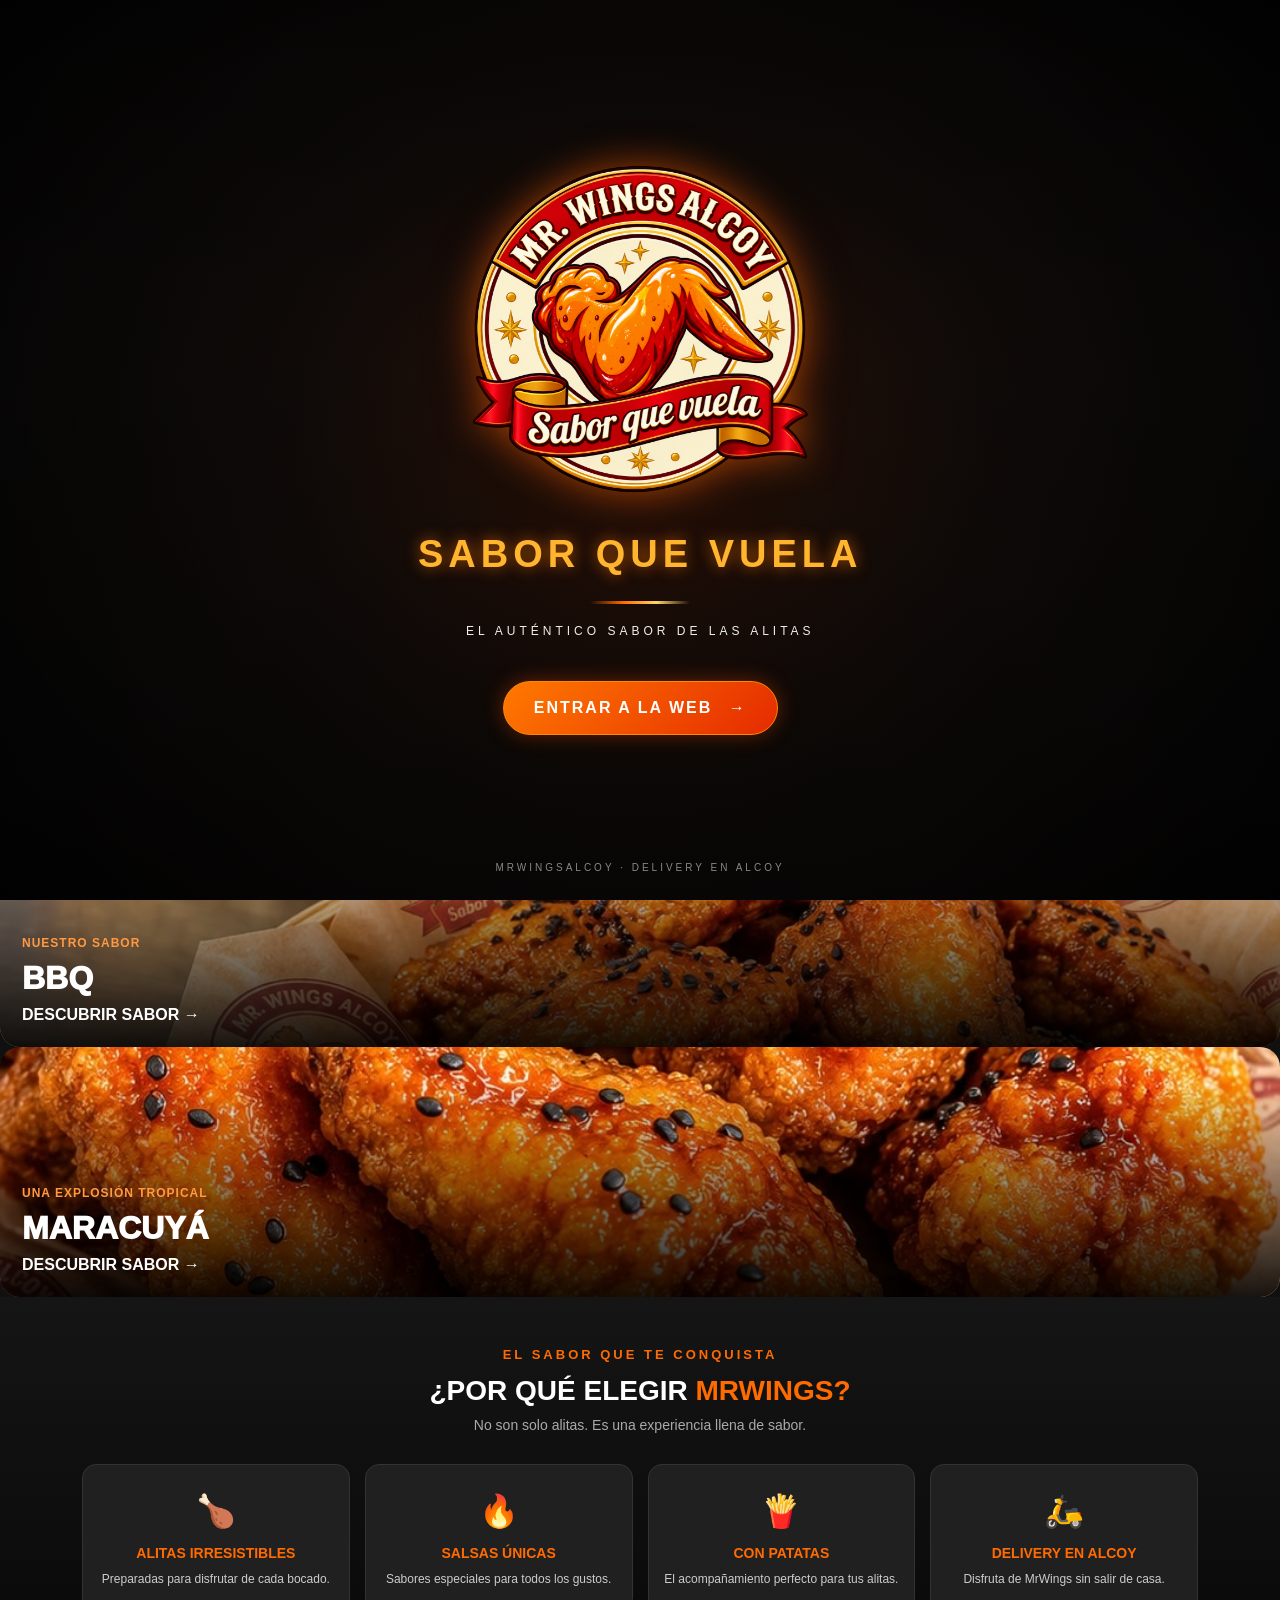
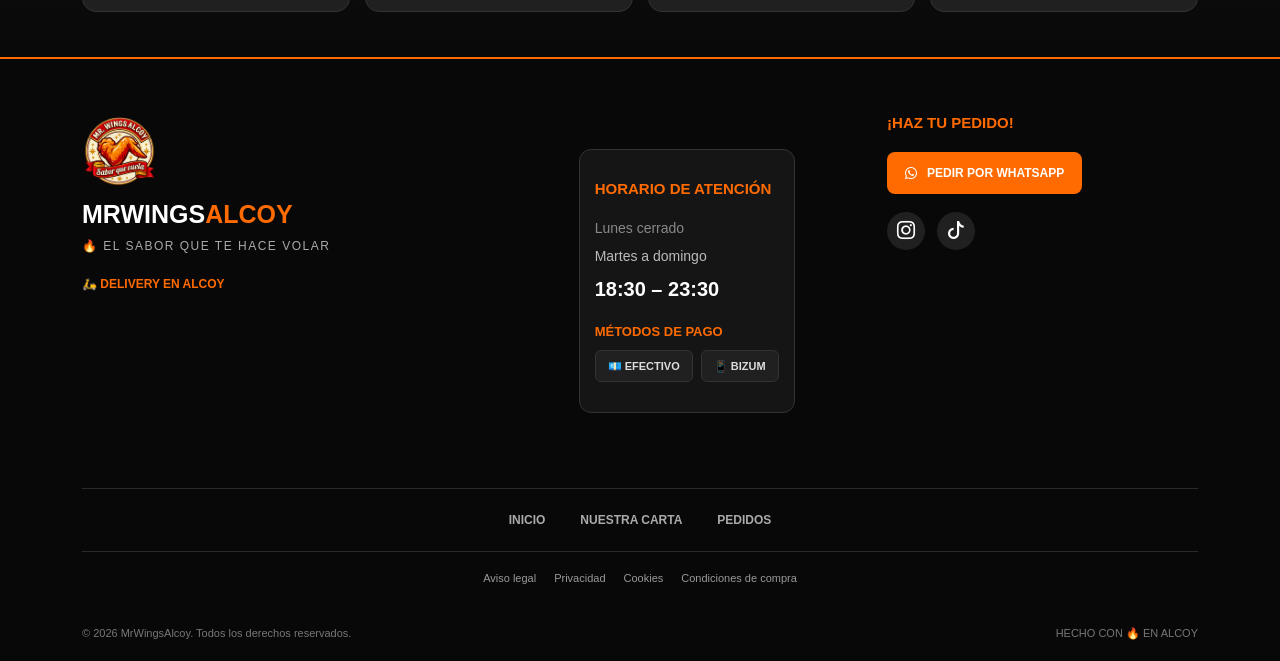
<file: index.html>
<!DOCTYPE html>
<html lang="es">
<head>
    <meta charset="UTF-8">
    <meta name="viewport" content="width=device-width, initial-scale=1.0">

    <title>MrWingsAlcoy | Alitas de pollo y delivery en Alcoy</title>

    <meta name="description" content="Disfruta de las mejores alitas de pollo en Alcoy con MrWingsAlcoy. Alitas BBQ, bravas, acevichadas, maracuyá y trufadas. Haz tu pedido online y disfruta de nuestro servicio a domicilio.">
    <meta name="google-site-verification" content="Uw_Z_bibRD_j3VTrL-DyBEvqfF0OTS5CaYgEbSzAxOk">

    <meta name="keywords" content="alitas en Alcoy, alitas a domicilio Alcoy, wings Alcoy, comida a domicilio Alcoy, alitas BBQ, alitas bravas, MrWingsAlcoy">

    <meta name="author" content="MrWingsAlcoy">
    <meta name="robots" content="index, follow">
    <meta name="theme-color" content="#101010">

    <link href="https://cdn.jsdelivr.net/npm/bootstrap@5.3.3/dist/css/bootstrap.min.css" rel="stylesheet">
    <link rel="stylesheet" href="https://cdn.jsdelivr.net/npm/bootstrap-icons@1.11.3/font/bootstrap-icons.min.css">
    <link rel="stylesheet" href="css/style.css">
</head>

<body>
<!-- =====================================
     INTRO CINEMÁTICA MRWINGSALCOY
===================================== -->

<div id="mrwings-intro" class="mrwings-intro">

    <!-- FONDO DE VÍDEO -->
    <video class="intro-background-video"
           autoplay
           muted
           loop
           playsinline>
        <source src="video/fondo-fuego.mp4" type="video/mp4">
    </video>

    <!-- CONTENIDO PRINCIPAL -->
    <div class="intro-content">

        <div class="intro-logo-wrapper">

            <div class="intro-glow"></div>

            <img src="img/Logo.png"
                 alt="MrWingsAlcoy - Sabor que vuela"
                 class="intro-logo">

        </div>

        <div class="intro-slogan">
            SABOR QUE VUELA
        </div>

        <div class="intro-line"></div>

        <p class="intro-description">
            EL AUTÉNTICO SABOR DE LAS ALITAS
        </p>

        <button id="intro-enter" class="intro-enter">
            ENTRAR A LA WEB
            <span>→</span>
        </button>

    </div>

    <div class="intro-bottom">
        MRWINGSALCOY · DELIVERY EN ALCOY
    </div>

</div>

<!-- FIN INTRO CINEMÁTICA -->
<!-- NAVEGACIÓN -->

<nav class="navbar navbar-expand-lg navbar-dark">
    <div class="container">

        <a class="navbar-brand" href="#inicio">
            <img src="img/Logo.png" alt="Logotipo oficial de MrWingsAlcoy, alitas de pollo en Alcoy">
            MR<span>WINGS</span>ALCOY
        </a>

        <button class="navbar-toggler"
                type="button"
                data-bs-toggle="collapse"
                data-bs-target="#menu"
                aria-controls="menu"
                aria-expanded="false"
                aria-label="Abrir menú">
            <span class="navbar-toggler-icon"></span>
        </button>

        <div class="collapse navbar-collapse" id="menu">
            <ul class="navbar-nav ms-auto align-items-lg-center">

                <li class="nav-item">
                    <a class="nav-link" href="#inicio">INICIO</a>
                </li>

                <li class="nav-item">
                    <a class="nav-link" href="pedidos.html">NUESTRA CARTA</a>
                </li>

                <li class="nav-item">
                    <a class="nav-link" href="opiniones.html">OPINIONES</a>
                </li>

                <li class="nav-item">
                    <a class="nav-link" href="contacto.html">CONTACTO</a>
                </li>

                <li class="nav-item ms-lg-3">
                    <a href="pedidos.html" class="btn-navbar">
                        🛒 PIDE ONLINE
                    </a>
                </li>

            </ul>
        </div>
    </div>
</nav>
<!-- BANDA BLACK FRIDAY -->
<div class="black-friday-marquee">
    <div class="black-friday-track">

        <span>
            🔥 BLACK FRIDAY MRWINGSALCOY
            <strong>10 % DE DESCUENTO EN TODA NUESTRA CARTA</strong>
            🖤 SOLO DEL 27 AL 29 DE NOVIEMBRE
            🍗 ¡HAZ TU PEDIDO!
        </span>

        <span aria-hidden="true">
            🔥 BLACK FRIDAY MRWINGSALCOY
            <strong>10 % DE DESCUENTO EN TODA NUESTRA CARTA</strong>
            🖤 SOLO DEL 27 AL 29 DE NOVIEMBRE
            🍗 ¡HAZ TU PEDIDO!
        </span>

    </div>
</div>
<!-- PORTADA PROMOCIONAL ESTILO FRANQUICIA -->
<header id="inicio" class="hero">
    <div class="container">
        <div class="hero-grid">

            <!-- PROMOCIÓN PRINCIPAL -->
<div class="hero-main">

   <video class="hero-video"
       autoplay
       muted
       loop
       playsinline
       webkit-playsinline
       preload="auto">

    <source src="img/videoalitas.mp4" type="video/mp4">

    Tu navegador no admite vídeos.
</video>

                <div id="business-status" class="business-status">
    COMPROBANDO HORARIO...
</div>

<div class="hero-main-content">

    <span class="hero-label">EL AUTÉNTICO SABOR</span>

                    <h1>
    MR<span>WINGS</span>
    <span class="visually-hidden"> - Alitas de pollo en Alcoy</span>
</h1>

                    <h2>LAS ALITAS QUE TE HACEN VOLAR</h2>

                    <p>
                        Alitas crujientes, salsas irresistibles
                        y mucho sabor en cada bocado.
                    </p>

                </div>

            
<div class="hero-main-content">

    <span class="hero-label">EL AUTÉNTICO SABOR</span>

                    <h1>
    MR<span>WINGS</span>
    <span class="visually-hidden"> - Alitas de pollo en Alcoy</span>
</h1>

                    <h2>LAS ALITAS QUE TE HACEN VOLAR</h2>

                    <p>
                        Alitas crujientes, salsas irresistibles
                        y mucho sabor en cada bocado.
                    </p>

                </div>

            </div>

            <!-- PROMOCIONES SECUNDARIAS -->
            <div class="hero-promotions">

                <div class="hero-promo-card">

                    <img src="img/eslogan2.jpg" alt="Alitas de pollo BBQ a domicilio en Alcoy - MrWingsAlcoy">

                    <div class="hero-promo-content">
                        <span>NUESTRO SABOR</span>
                        <h3>BBQ</h3>
                        <a href="pedidos.html">DESCUBRIR SABOR →</a>
                    </div>

                </div>

                <div class="hero-promo-card">

                    <img src="img/eslogan1.jpg" alt="Alitas de pollo con salsa de maracuyá en Alcoy - MrWingsAlcoy">

                    <div class="hero-promo-content">
                        <span>UNA EXPLOSIÓN TROPICAL</span>
                        <h3>MARACUYÁ</h3>
                        <a href="pedidos.html">DESCUBRIR SABOR →</a>
                    </div>

                </div>

            </div>

        </div>

    </div>

</header>


                <div class="hero-promo-card">

                    <img src="img/eslogan2.jpg" alt="Alitas de pollo BBQ a domicilio en Alcoy - MrWingsAlcoy">

                    <div class="hero-promo-content">
                        <span>NUESTRO SABOR</span>
                        <h3>BBQ</h3>
                        <a href="pedidos.html">DESCUBRIR SABOR →</a>
                    </div>

                </div>

                <div class="hero-promo-card">

                    <img src="img/eslogan1.jpg" alt="Alitas de pollo con salsa de maracuyá en Alcoy - MrWingsAlcoy">

                    <div class="hero-promo-content">
                        <span>UNA EXPLOSIÓN TROPICAL</span>
                        <h3>MARACUYÁ</h3>
                        <a href="pedidos.html">DESCUBRIR SABOR →</a>
                    </div>

                </div>

            </div>

        </div>

    </div>

</header>

<!-- NOTIFICACIÓN DEL CARRITO -->

<div id="cart-notification" class="cart-notification">
    ✓ Producto añadido al carrito
</div>
<!-- CARRITO LATERAL -->

<div id="cart-overlay" class="cart-overlay"></div>

<aside id="cart-drawer" class="cart-drawer" aria-label="Carrito de compra">

    <div class="cart-drawer-header">

        <h2>MI <span>CARRITO</span></h2>

        <button type="button"
                id="close-cart"
                class="close-cart"
                aria-label="Cerrar carrito">
            ✕
        </button>

    </div>

    <div id="cart-items">

        <p class="cart-empty">
            🛒 Tu carrito está vacío.
            ¡Añade tus alitas favoritas!
        </p>

    </div>
<button type="button" id="clear-cart" class="clear-cart">
    🗑️ VACIAR CARRITO
</button>
    <div class="cart-total">
        <span>TOTAL:</span>
        <strong id="cart-total">0,00 €</strong>
    </div>

    <button type="button" id="checkout-button" class="btn-order">
        CONTINUAR CON EL PEDIDO
    </button>

</aside>
<!-- POR QUÉ ELEGIR MRWINGS -->
<section class="why-mrwings">

    <div class="container">

        <div class="why-header">
            <span>EL SABOR QUE TE CONQUISTA</span>
            <h2>¿POR QUÉ ELEGIR <strong>MRWINGS?</strong></h2>
            <p>No son solo alitas. Es una experiencia llena de sabor.</p>
        </div>

        <div class="why-grid">

            <div class="why-card">
                <div class="why-icon">🍗</div>
                <h3>ALITAS IRRESISTIBLES</h3>
                <p>Preparadas para disfrutar de cada bocado.</p>
            </div>

            <div class="why-card">
                <div class="why-icon">🔥</div>
                <h3>SALSAS ÚNICAS</h3>
                <p>Sabores especiales para todos los gustos.</p>
            </div>

            <div class="why-card">
                <div class="why-icon">🍟</div>
                <h3>CON PATATAS</h3>
                <p>El acompañamiento perfecto para tus alitas.</p>
            </div>

            <div class="why-card">
                <div class="why-icon">🛵</div>
                <h3>DELIVERY EN ALCOY</h3>
                <p>Disfruta de MrWings sin salir de casa.</p>
            </div>

        </div>

    </div>

</section>

<!-- FOOTER PROFESIONAL MRWINGS -->
<footer id="contacto" class="footer-mrwings">

    <div class="container">

        <div class="footer-grid">

            <!-- MARCA -->
            <div class="footer-brand">

                <img src="img/Logo.png"
                class="footer-logo">

                <h3>MRWINGS<span>ALCOY</span></h3>

                <p>🔥 EL SABOR QUE TE HACE VOLAR</p>

                <span class="footer-delivery">
                    🛵 DELIVERY EN ALCOY
                </span>

            </div>

           <!-- HORARIOS -->
<div class="footer-info">

    <h4>HORARIO DE ATENCIÓN</h4>

    <p class="footer-closed">Lunes cerrado</p>

    <p>Martes a domingo</p>
    <strong>18:30 – 23:30</strong>

    <div class="footer-payment">
        <h4>MÉTODOS DE PAGO</h4>

        <div class="payment-options">
            <span>💶 EFECTIVO</span>
            <span>📱 BIZUM</span>
        </div>
    </div>

</div>
            <!-- CONTACTO Y REDES -->
            <div class="footer-social">

                <h4>¡HAZ TU PEDIDO!</h4>

                <a href="https://wa.me/34611210874?text=Hola,%20quiero%20hacer%20un%20pedido."
                   target="_blank"
                   rel="noopener noreferrer"
                   class="footer-whatsapp">

                    <i class="bi bi-whatsapp"></i>
                    PEDIR POR WHATSAPP

                </a>

                <div class="footer-social-links">

                    <a href="https://www.instagram.com/mrwingsalcoy/"
                       target="_blank"
                       rel="noopener noreferrer"
                       aria-label="Instagram">

                        <i class="bi bi-instagram"></i>

                    </a>

                    <a href="https://www.tiktok.com/@mrwingsalcoy"
                       target="_blank"
                       rel="noopener noreferrer"
                       aria-label="TikTok">

                        <i class="bi bi-tiktok"></i>

                    </a>

                </div>

            </div>

        </div>

        <!-- NAVEGACIÓN -->
        <div class="footer-navigation">

            <a href="index.html">INICIO</a>
            <a href="pedidos.html">NUESTRA CARTA</a>
            <a href="pedidos.html">PEDIDOS</a>

        </div>
<!-- ENLACES LEGALES -->
<div class="footer-legal">

    <a href="aviso-legal.html">Aviso legal</a>
    <a href="privacidad.html">Privacidad</a>
    <a href="cookies.html">Cookies</a>
    <a href="condiciones.html">Condiciones de compra</a>

</div>
        <!-- COPYRIGHT -->
        <div class="footer-bottom">

            <p>
                © 2026 MrWingsAlcoy. Todos los derechos reservados.
            </p>

            <span>HECHO CON 🔥 EN ALCOY</span>

        </div>

    </div>

</footer>

<!-- CARRITO FLOTANTE -->

<a href="#pedido"
   class="cart-float"
   id="open-cart"
   aria-label="Abrir carrito">
    🛒
    <span id="cart-count">0</span>
</a>


<!-- WHATSAPP FLOTANTE -->
<a href="https://wa.me/34611210874"
   class="whatsapp-button"
   target="_blank"
   rel="noopener noreferrer"
   aria-label="Pedir por WhatsApp">

    <i class="bi bi-whatsapp" aria-hidden="true"></i>

</a>


<!-- SCRIPTS -->

<script src="https://cdn.jsdelivr.net/npm/bootstrap@5.3.3/dist/js/bootstrap.bundle.min.js"></script>
<script src="js/script.js"></script>

</body>
</html>
</file>
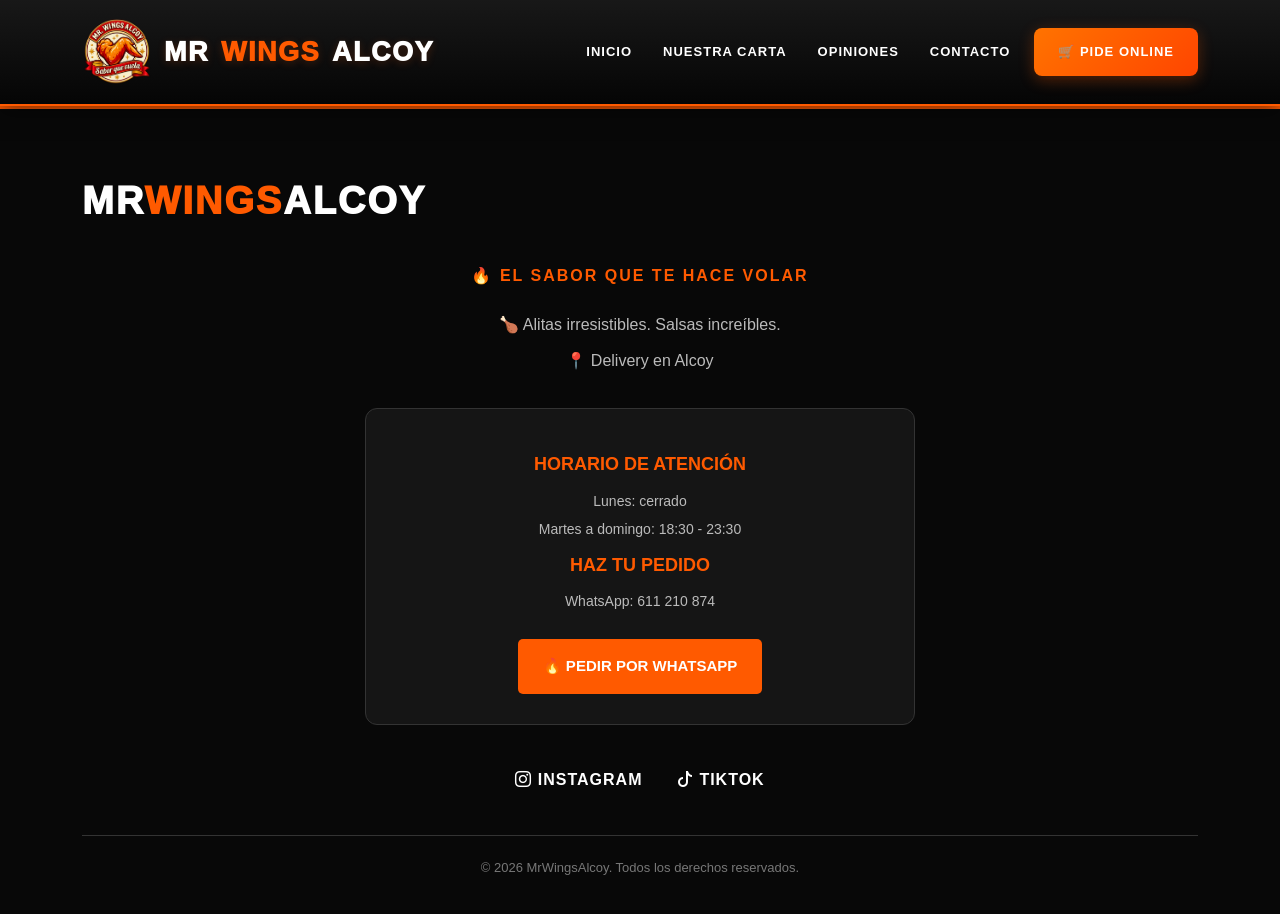
<file: contacto.html>
<!DOCTYPE html>
<html lang="es">

<head>
    <meta charset="UTF-8">
    <meta name="viewport" content="width=device-width, initial-scale=1.0">

    <title>Contacto | MrWingsAlcoy</title>

    <meta name="description" content="Contacta con MrWingsAlcoy. Consulta nuestros horarios y pide tus alitas favoritas por WhatsApp.">

    <link rel="stylesheet" href="https://cdn.jsdelivr.net/npm/bootstrap@5.3.3/dist/css/bootstrap.min.css">

    <link rel="stylesheet" href="css/style.css">
</head>
<link rel="stylesheet" href="https://cdn.jsdelivr.net/npm/bootstrap-icons@1.11.3/font/bootstrap-icons.min.css">
<body>

<!-- NAVEGACIÓN -->

<nav class="navbar navbar-expand-lg navbar-dark">

    <div class="container">

        <a class="navbar-brand" href="index.html#inicio">
            <img src="img/Logo.png" alt="MrWingsAlcoy">
            MR<span>WINGS</span>ALCOY
        </a>

        <button class="navbar-toggler"
                type="button"
                data-bs-toggle="collapse"
                data-bs-target="#menu"
                aria-controls="menu"
                aria-expanded="false"
                aria-label="Abrir menú">

            <span class="navbar-toggler-icon"></span>

        </button>

        <div class="collapse navbar-collapse" id="menu">

            <ul class="navbar-nav ms-auto align-items-lg-center">

                <li class="nav-item">
                    <a class="nav-link" href="index.html#inicio">INICIO</a>
                </li>

                <li class="nav-item">
                    <a class="nav-link" href="pedidos.html">NUESTRA CARTA</a>
                </li>

                <li class="nav-item">
                    <a class="nav-link" href="opiniones.html">OPINIONES</a>
                </li>

                <li class="nav-item">
                    <a class="nav-link" href="contacto.html">CONTACTO</a>
                </li>

                <li class="nav-item ms-lg-3">
                    <a href="pedidos.html" class="btn-navbar">
                        🛒 PIDE ONLINE
                    </a>
                </li>

            </ul>

        </div>

    </div>

</nav>


<!-- CONTACTO -->

<footer id="contacto">

    <div class="container text-center">

        <h2 class="footer-logo">
            MR<span>WINGS</span>ALCOY
        </h2>

        <p class="footer-tagline">
            🔥 EL SABOR QUE TE HACE VOLAR
        </p>

        <p>🍗 Alitas irresistibles. Salsas increíbles.</p>
        <p>📍 Delivery en Alcoy</p>

        <div class="footer-info">

            <h3>HORARIO DE ATENCIÓN</h3>

            <p>Lunes: cerrado</p>
            <p>Martes a domingo: 18:30 - 23:30</p>
        

            <h3>HAZ TU PEDIDO</h3>

            <p>WhatsApp: 611 210 874</p>

            <a href="https://wa.me/34611210874?text=Hola,%20quiero%20hacer%20un%20pedido."
               class="footer-order"
               target="_blank"
               rel="noopener noreferrer">
                🔥 PEDIR POR WHATSAPP
            </a>

        </div>

<div class="social-links">

    <a href="https://www.instagram.com/mrwingsalcoy/"
       target="_blank"
       rel="noopener noreferrer">
        <i class="bi bi-instagram"></i>
        INSTAGRAM
    </a>

    <a href="https://www.tiktok.com/@mrwingsalcoy"
       target="_blank"
       rel="noopener noreferrer">
        <i class="bi bi-tiktok"></i>
        TIKTOK
    </a>

</div>

        <p class="copyright">
            © 2026 MrWingsAlcoy. Todos los derechos reservados.
        </p>

    </div>

</footer>

<script src="https://cdn.jsdelivr.net/npm/bootstrap@5.3.3/dist/js/bootstrap.bundle.min.js"></script>

</body>
</html>
</file>
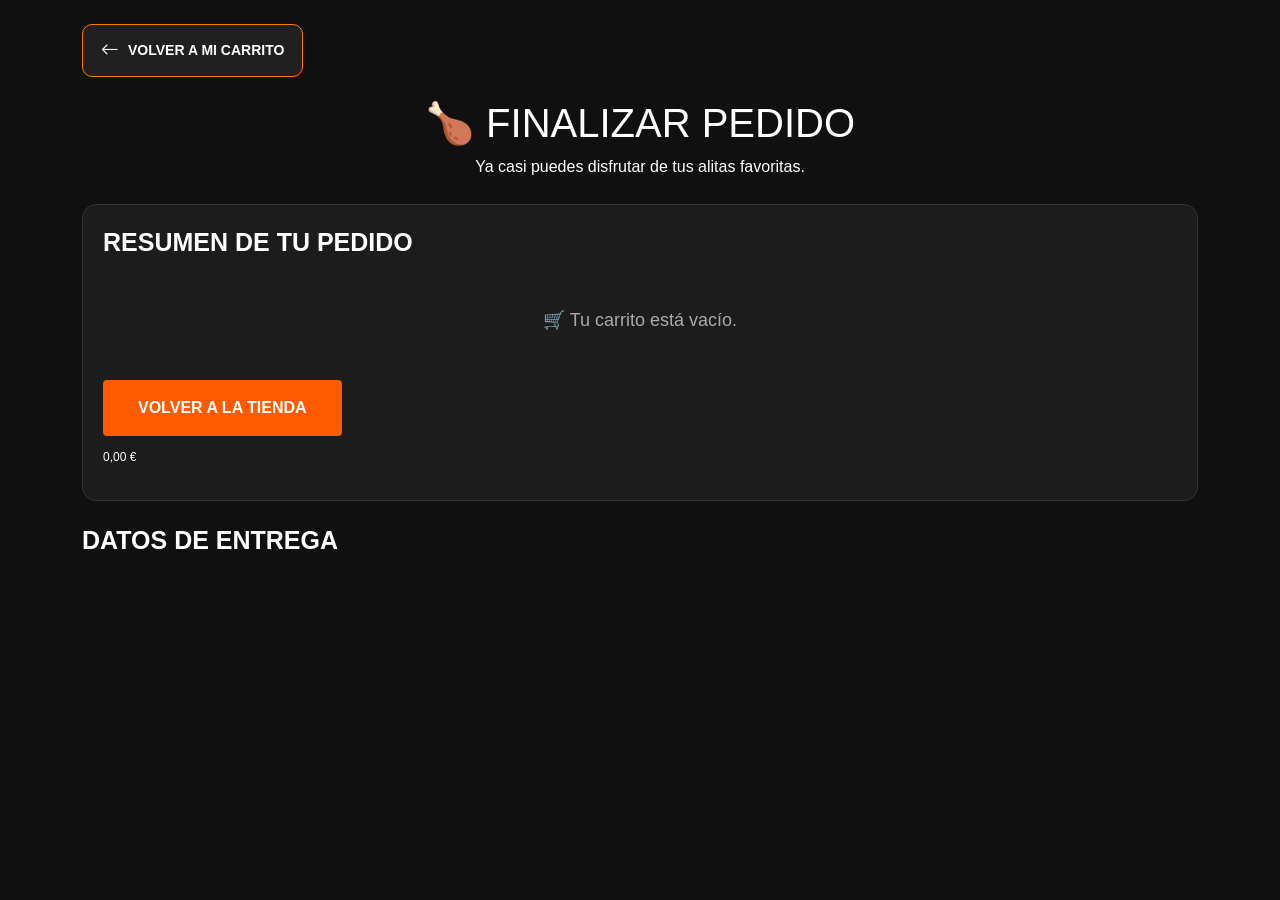
<file: finalizar-pedido.html>
<!DOCTYPE html>
<html lang="es">
<head>
    <meta charset="UTF-8">
    <meta name="viewport" content="width=device-width, initial-scale=1.0">

    <title>Finalizar pedido | MrWingsAlcoy</title>

    <meta name="theme-color" content="#101010">

    <link href="https://cdn.jsdelivr.net/npm/bootstrap@5.3.3/dist/css/bootstrap.min.css" rel="stylesheet">

    <link rel="stylesheet" href="https://cdn.jsdelivr.net/npm/bootstrap-icons@1.11.3/font/bootstrap-icons.min.css">

    <link rel="stylesheet" href="css/style.css">
</head>

<body>

    <main id="checkout-page" class="container py-4">

    <!-- VOLVER AL CARRITO -->
<div class="checkout-back">
    <a href="pedidos.html">
        <i class="bi bi-arrow-left"></i>
        VOLVER A MI CARRITO
    </a>
</div>

    <div class="text-center mb-4">
        <h1>🍗 FINALIZAR PEDIDO</h1>
        <p>Ya casi puedes disfrutar de tus alitas favoritas.</p>
    </div>

    <!-- RESUMEN DEL PEDIDO -->
<section id="checkout-summary" class="mb-4">
    <h2>RESUMEN DE TU PEDIDO</h2>

    <div id="checkout-products"></div>

    <div id="checkout-total" class="checkout-total">
        0,00 €
    </div>
</section>

    <!-- DATOS DE ENTREGA -->
    <section id="checkout-delivery">
        <h2>DATOS DE ENTREGA</h2>

        <div id="checkout-form-container"></div>
    </section>

</main>

<script src="js/checkout.js"></script>

</body>
</html>
</file>
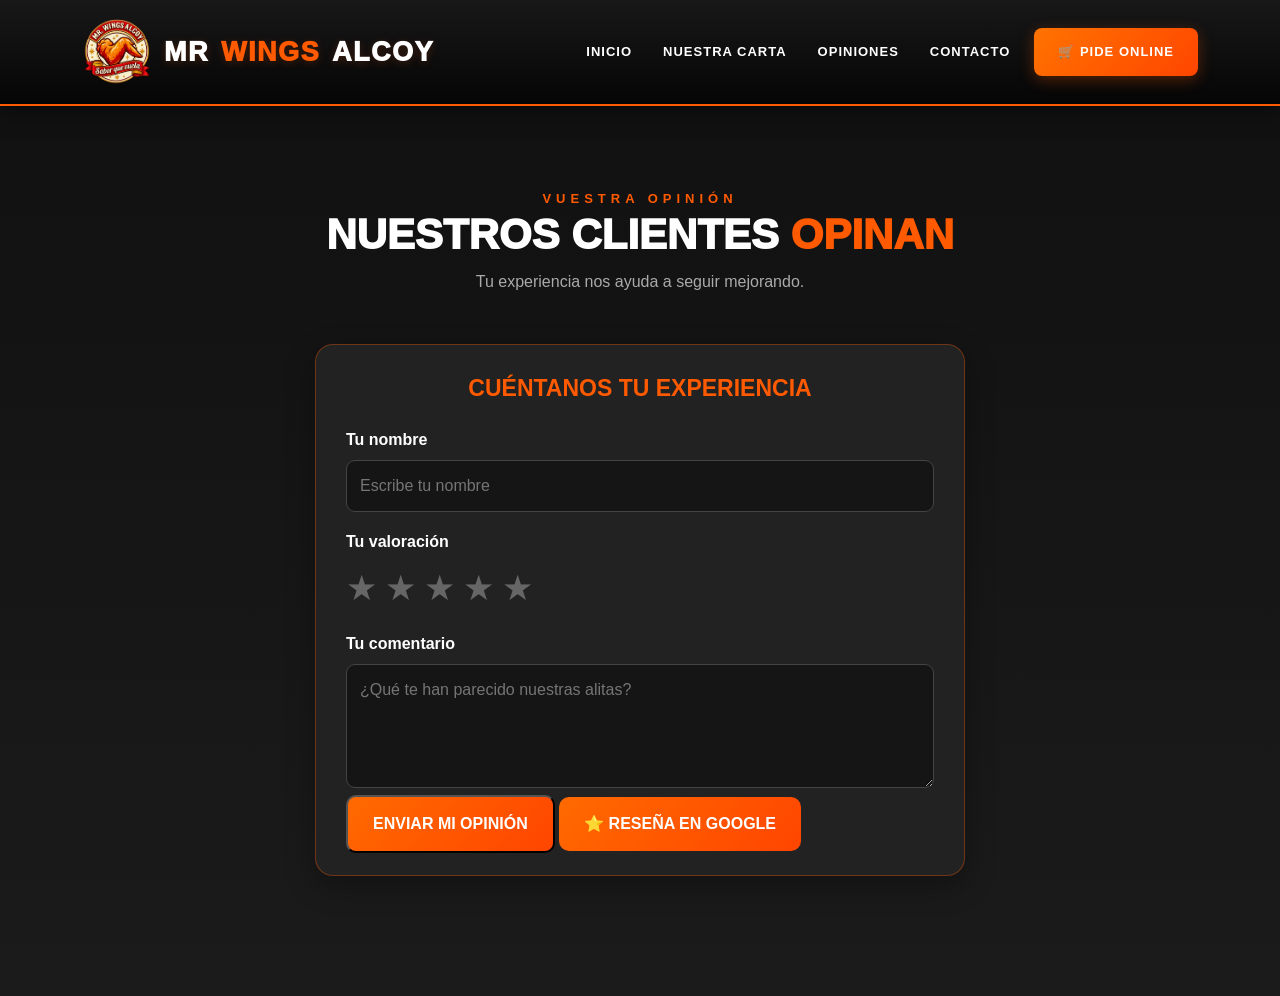
<file: opiniones.html>
<!DOCTYPE html>
<html lang="es">

<head>
    <meta charset="UTF-8">
    <meta name="viewport" content="width=device-width, initial-scale=1.0">

    <title>Opiniones de clientes | MrWingsAlcoy</title>

    <meta name="description" content="Comparte tu experiencia y consulta las opiniones de los clientes de MrWingsAlcoy.">

    <link rel="stylesheet" href="https://cdn.jsdelivr.net/npm/bootstrap@5.3.3/dist/css/bootstrap.min.css">

    <link rel="stylesheet" href="css/style.css">
</head>

<body>

    <!-- NAVEGACIÓN -->
    <nav class="navbar navbar-expand-lg navbar-dark">

        <div class="container">

            <a class="navbar-brand" href="index.html#inicio">
                <img src="img/Logo.png" alt="MrWingsAlcoy">
                MR<span>WINGS</span>ALCOY
            </a>

            <button class="navbar-toggler"
                    type="button"
                    data-bs-toggle="collapse"
                    data-bs-target="#menu"
                    aria-controls="menu"
                    aria-expanded="false"
                    aria-label="Abrir menú">
                <span class="navbar-toggler-icon"></span>
            </button>

            <div class="collapse navbar-collapse" id="menu">

                <ul class="navbar-nav ms-auto align-items-lg-center">

                    <li class="nav-item">
                        <a class="nav-link" href="index.html#inicio">INICIO</a>
                    </li>

                    <li class="nav-item">
                        <a class="nav-link" href="pedidos.html">NUESTRA CARTA</a>
                    </li>

                    <li class="nav-item">
                        <a class="nav-link active" href="opiniones.html">OPINIONES</a>
                    </li>

                    <li class="nav-item">
                        <a class="nav-link" href="contacto.html">CONTACTO</a>
                    </li>

                    <li class="nav-item ms-lg-3">
                        <a href="pedidos.html" class="btn-navbar">
                            🛒 PIDE ONLINE
                        </a>
                    </li>

                </ul>

            </div>

        </div>

    </nav>


    <!-- OPINIONES DE CLIENTES -->
    <section id="opiniones" class="opiniones-section">

        <div class="container">

            <div class="menu-header text-center">

                <span class="menu-tag">VUESTRA OPINIÓN</span>

                <h2 class="section-title">
                    NUESTROS CLIENTES <span>OPINAN</span>
                </h2>

                <p class="section-description">
                    Tu experiencia nos ayuda a seguir mejorando.
                </p>

            </div>


            <!-- FORMULARIO DE OPINIONES -->
            <div class="formulario-opinion">

                <h3>CUÉNTANOS TU EXPERIENCIA</h3>

                <form id="form-opinion">

                    <label for="opinion-nombre">Tu nombre</label>

                    <input
                        type="text"
                        id="opinion-nombre"
                        maxlength="40"
                        placeholder="Escribe tu nombre"
                        required
                    >

                    <label>Tu valoración</label>

                    <div class="selector-estrellas">

                        <input type="hidden" id="opinion-valoracion" value="5">

                        <button type="button" data-valor="1">★</button>
                        <button type="button" data-valor="2">★</button>
                        <button type="button" data-valor="3">★</button>
                        <button type="button" data-valor="4">★</button>
                        <button type="button" data-valor="5">★</button>

                    </div>

                    <label for="opinion-comentario">Tu comentario</label>

                    <textarea
                        id="opinion-comentario"
                        maxlength="500"
                        minlength="10"
                        rows="4"
                        placeholder="¿Qué te han parecido nuestras alitas?"
                        required
                    ></textarea>

                    <div class="botones-opinion">

                        <button type="submit" class="btn-opinion">
                            ENVIAR MI OPINIÓN
                        </button>

                        <a href="https://www.google.com/search?q=MrWingsAlcoy"
                           target="_blank"
                           rel="noopener noreferrer"
                           class="btn-opinion btn-google">
                            ⭐ RESEÑA EN GOOGLE
                        </a>

                    </div>

                    <p id="mensaje-opinion"></p>

                </form>

                <!-- OPINIONES PUBLICADAS -->
                <div id="lista-opiniones" class="row g-4"></div>

            </div>

        </div>

    </section>


    <script src="https://cdn.jsdelivr.net/npm/bootstrap@5.3.3/dist/js/bootstrap.bundle.min.js"></script>

    <script src="js/script.js"></script>

</body>
</html>
</file>
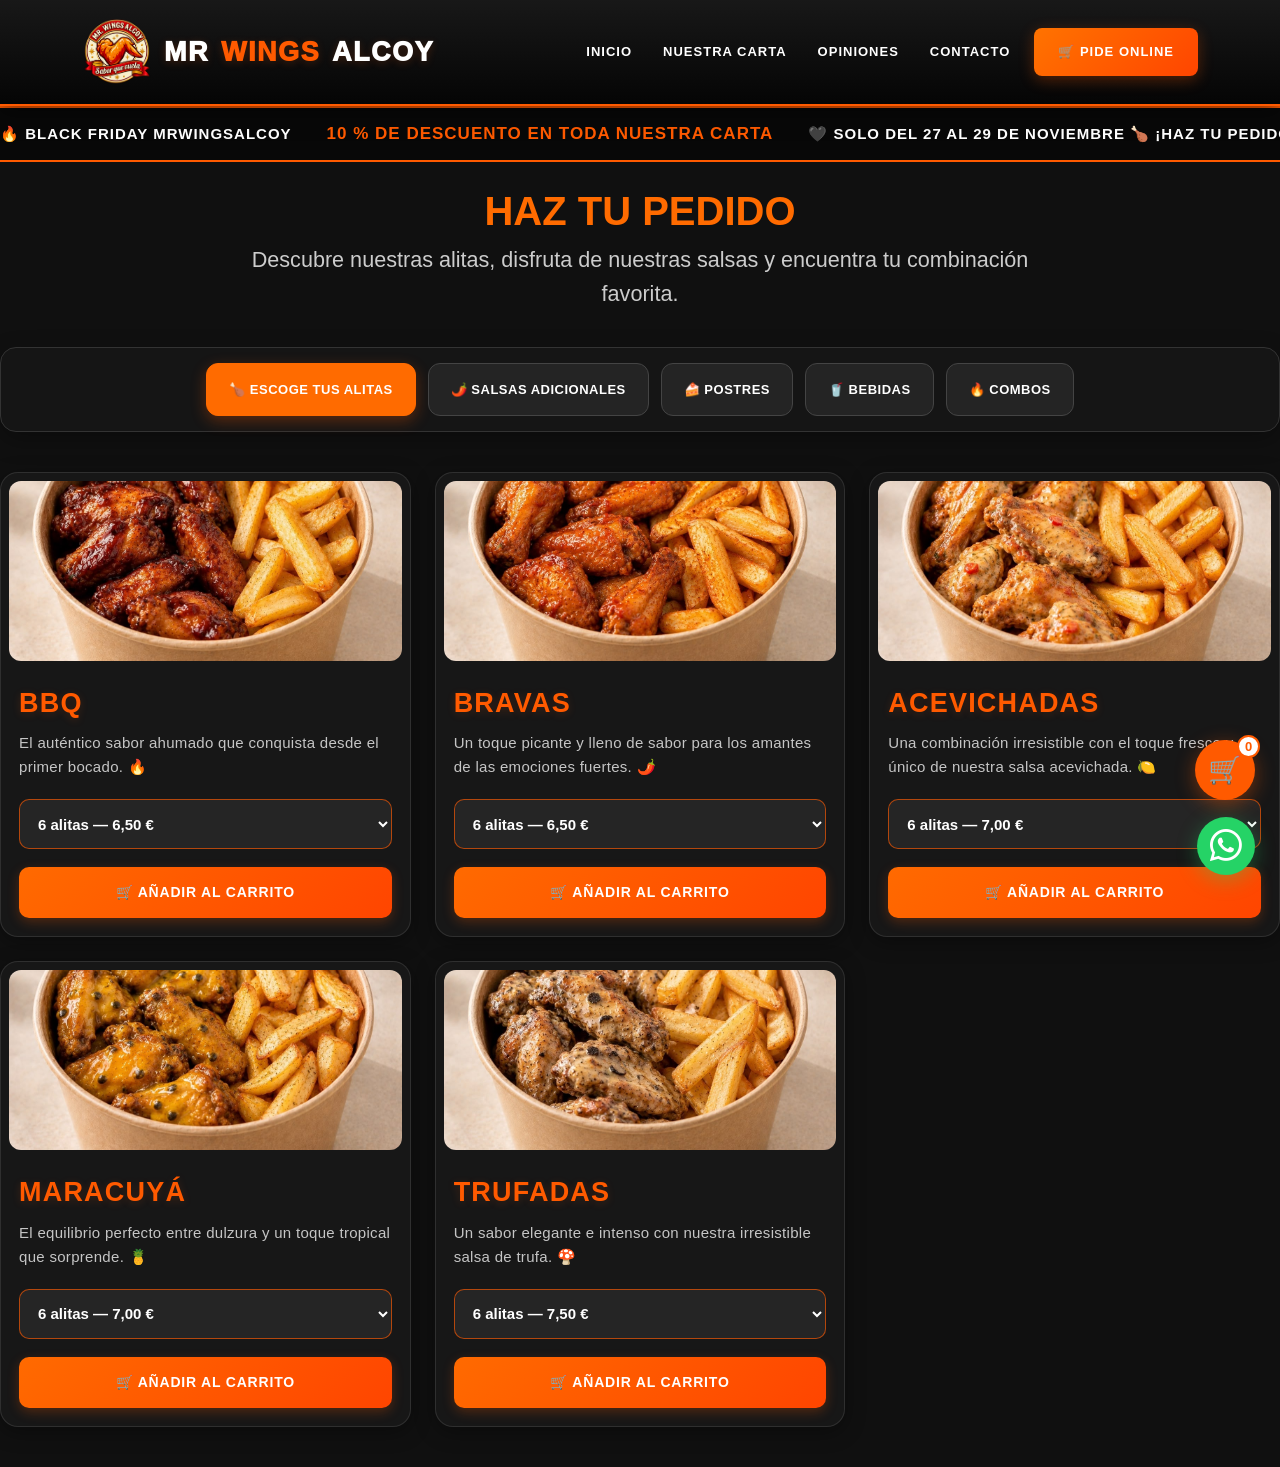
<file: pedidos.html>
<!DOCTYPE html>
<html lang="es">

<head>
    <meta charset="UTF-8">
    <meta name="viewport" content="width=device-width, initial-scale=1.0">

    <title>Carta de alitas en Alcoy | MrWingsAlcoy</title>

    <meta name="description" content="Descubre la carta de MrWingsAlcoy: alitas BBQ, bravas, acevichadas, maracuyá y trufadas, combos, salsas y postres. Haz tu pedido a domicilio en Alcoy.">

    <link rel="stylesheet" href="https://cdn.jsdelivr.net/npm/bootstrap@5.3.3/dist/css/bootstrap.min.css">
    <link rel="stylesheet" href="https://cdn.jsdelivr.net/npm/bootstrap-icons@1.11.3/font/bootstrap-icons.min.css">
    <link rel="stylesheet" href="css/style.css">
</head>

<body>
<!-- NAVEGACIÓN MRWINGSALCOY -->

<nav class="navbar navbar-expand-lg navbar-dark">

    <div class="container">

        <a class="navbar-brand" href="index.html#inicio">
            <img src="img/Logo.png" alt="MrWingsAlcoy">
            MR<span>WINGS</span>ALCOY
        </a>

        <button class="navbar-toggler"
                type="button"
                data-bs-toggle="collapse"
                data-bs-target="#menu"
                aria-controls="menu"
                aria-expanded="false"
                aria-label="Abrir menú">

            <span class="navbar-toggler-icon"></span>

        </button>

        <div class="collapse navbar-collapse" id="menu">

            <ul class="navbar-nav ms-auto align-items-lg-center">

                <li class="nav-item">
                    <a class="nav-link" href="index.html#inicio">
                        INICIO
                    </a>
                </li>

                <li class="nav-item">
                    <a class="nav-link" href="pedidos.html">
                        NUESTRA CARTA
                    </a>
                </li>

               <li class="nav-item">
                <a class="nav-link" href="opiniones.html">
                OPINIONES
                </a>
                </li>

                <li class="nav-item">
                    <a class="nav-link" href="contacto.html">
                        CONTACTO
                    </a>
                </li>

                <li class="nav-item ms-lg-3">
                    <a href="pedidos.html" class="btn-navbar">
                        🛒 PIDE ONLINE
                    </a>
                </li>

            </ul>

        </div>

    </div>

</nav>
<!-- BANDA BLACK FRIDAY -->
<div class="black-friday-marquee">
    <div class="black-friday-track">

        <span>
            🔥 BLACK FRIDAY MRWINGSALCOY
            <strong>10 % DE DESCUENTO EN TODA NUESTRA CARTA</strong>
            🖤 SOLO DEL 27 AL 29 DE NOVIEMBRE
            🍗 ¡HAZ TU PEDIDO!
        </span>

        <span aria-hidden="true">
            🔥 BLACK FRIDAY MRWINGSALCOY
            <strong>10 % DE DESCUENTO EN TODA NUESTRA CARTA</strong>
            🖤 SOLO DEL 27 AL 29 DE NOVIEMBRE
            🍗 ¡HAZ TU PEDIDO!
        </span>

    </div>
</div>
<!-- MENSAJE DE BIENVENIDA -->
<div class="orders-header">

    <h1>
            <span>HAZ TU PEDIDO</span>
    </h1>

    <p>
        Descubre nuestras
        alitas, disfruta de nuestras salsas y encuentra tu
        combinación favorita.
    </p>

</div>

    <nav class="order-categories">

        <button class="category-tab active" data-category="alitas">
            🍗 ESCOGE TUS ALITAS
        </button>

        <button class="category-tab" data-category="salsas">
            🌶️ SALSAS ADICIONALES
        </button>

        <button class="category-tab" data-category="postres">
            🍰 POSTRES
        </button>

        <button class="category-tab" data-category="bebidas">
            🥤 BEBIDAS
        </button>

        <button class="category-tab" data-category="combos">
            🔥 COMBOS
        </button>

    </nav>

    <section id="category-alitas" class="category-content active">
       
             <div class="row g-4">

            <!-- BBQ -->
<div class="col-6 col-md-4 col-lg-4">
    <div class="flavor-card">
        <img src="img/bbq.jpg" alt="Alitas BBQ">

        <div class="flavor-info">
            <h3>BBQ</h3>
            <p>El auténtico sabor ahumado que conquista desde el primer bocado. 🔥</p>

            <div class="product-buy">
                <select class="quantity-select" aria-label="Cantidad de alitas BBQ">
                    <option value="6">6 alitas — 6,50 €</option>
                    <option value="12">12 alitas — 12,00 €</option>
                    <option value="18">18 alitas — 17,50 €</option>
                </select>

                <button class="btn-flavor-order add-to-cart" data-name="BBQ">
                    🛒 AÑADIR AL CARRITO
                </button>
            </div>
        </div>
    </div>
</div>
<!-- BRAVAS -->
<div class="col-6 col-md-4 col-lg-4">
    <div class="flavor-card">
        <img src="img/bravas.jpg" alt="Alitas Bravas">

        <div class="flavor-info">
            <h3>BRAVAS</h3>
            <p>Un toque picante y lleno de sabor para los amantes de las emociones fuertes. 🌶️</p>

            <div class="product-buy">
                <select class="quantity-select" aria-label="Cantidad de alitas Bravas">
                    <option value="6">6 alitas — 6,50 €</option>
                    <option value="12">12 alitas — 12,00 €</option>
                    <option value="18">18 alitas — 17,50 €</option>
                </select>

                <button class="btn-flavor-order add-to-cart" data-name="BRAVAS">
                    🛒 AÑADIR AL CARRITO
                </button>
            </div>
        </div>
    </div>
</div>
<!-- ACEVICHADAS -->
<div class="col-6 col-md-4 col-lg-4">
    <div class="flavor-card">
        <img src="img/acevichadas.jpg" alt="Alitas Acevichadas">

        <div class="flavor-info">
            <h3>ACEVICHADAS</h3>
            <p>Una combinación irresistible con el toque fresco y único de nuestra salsa acevichada. 🍋</p>

            <div class="product-buy">
                <select class="quantity-select" aria-label="Cantidad de alitas Acevichadas">
                    <option value="6">6 alitas — 7,00 €</option>
                    <option value="12">12 alitas — 13,00 €</option>
                    <option value="18">18 alitas — 19,00 €</option>
                </select>

                <button class="btn-flavor-order add-to-cart" data-name="ACEVICHADAS">
                    🛒 AÑADIR AL CARRITO
                </button>
            </div>
        </div>
    </div>
</div>
<!-- MARACUYÁ -->
<div class="col-6 col-md-4 col-lg-4">
    <div class="flavor-card">
        <img src="img/maracuya.jpg" alt="Alitas Maracuyá">

        <div class="flavor-info">
            <h3>MARACUYÁ</h3>
            <p>El equilibrio perfecto entre dulzura y un toque tropical que sorprende. 🍍</p>

            <div class="product-buy">
                <select class="quantity-select" aria-label="Cantidad de alitas Maracuyá">
                    <option value="6">6 alitas — 7,00 €</option>
                    <option value="12">12 alitas — 13,00 €</option>
                    <option value="18">18 alitas — 19,00 €</option>
                </select>

                <button class="btn-flavor-order add-to-cart" data-name="MARACUYÁ">
                    🛒 AÑADIR AL CARRITO
                </button>
            </div>
        </div>
    </div>
</div>
<!-- TRUFADAS -->
<div class="col-6 col-md-4 col-lg-4">
    <div class="flavor-card">
        <img src="img/trufadas.jpg" alt="Alitas Trufadas">

        <div class="flavor-info">
            <h3>TRUFADAS</h3>
            <p>Un sabor elegante e intenso con nuestra irresistible salsa de trufa. 🍄</p>

            <div class="product-buy">
                <select class="quantity-select" aria-label="Cantidad de alitas Trufadas">
                    <option value="6">6 alitas — 7,50 €</option>
                    <option value="12">12 alitas — 14,00 €</option>
                    <option value="18">18 alitas — 20,00 €</option>
                </select>

                <button class="btn-flavor-order add-to-cart" data-name="TRUFADAS">
                    🛒 AÑADIR AL CARRITO
                </button>
            </div>
        </div>
    </div>
</div>
    </section>

<section id="category-salsas" class="category-content" hidden>
<div class="row g-4">
<!-- BBQ -->
<div class="col-6 col-md-4 col-lg">
    <div class="flavor-card">
        <img src="img/salsabbq.jpg" alt="Salsa BBQ">

        <div class="flavor-info">
            <h3>BBQ</h3>
            <p>Intenso sabor ahumado con un toque dulce.</p>

            <div class="product-buy">
                <select class="quantity-select" aria-label="Cantidad de salsa BBQ">
                    <option value="1">1 salsa — 0,30 €</option>
                </select>

                <button class="btn-flavor-order add-to-cart" data-name="SALSA BBQ">
                    🛒 AÑADIR AL CARRITO
                </button>
            </div>
        </div>
    </div>
</div>

<!-- SALSA MARACUYÁ -->
<div class="col-6 col-md-4 col-lg">
    <div class="flavor-card">
        <img src="img/salsamaracuya.jpg" alt="Salsa Maracuyá">

        <div class="flavor-info">
            <h3>MARACUYÁ</h3>
            <p>Un sabor tropical, dulce y ligeramente ácido. 🥭</p>

            <div class="product-buy">
                <select class="quantity-select" aria-label="Cantidad de salsa Maracuyá">
                    <option value="1">1 salsa — 0,50 €</option>
                </select>

                <button class="btn-flavor-order add-to-cart" data-name="SALSA MARACUYÁ">
                    🛒 AÑADIR AL CARRITO
                </button>
            </div>
        </div>
    </div>
</div>

        <!-- SALSA ACEVICHADA -->
<div class="col-6 col-md-4 col-lg">
    <div class="flavor-card">
        <img src="img/salsaacevichada.jpg" alt="Salsa Acevichada">

        <div class="flavor-info">
            <h3>ACEVICHADA</h3>
            <p>Cremosa, cítrica y con un delicioso toque peruano. 🇵🇪</p>

            <div class="product-buy">
                <select class="quantity-select" aria-label="Cantidad de salsa Acevichada">
                    <option value="1">1 salsa — 0,50 €</option>
                </select>

                <button class="btn-flavor-order add-to-cart" data-name="SALSA ACEVICHADA">
                    🛒 AÑADIR AL CARRITO
                </button>
            </div>
        </div>
    </div>
</div>

<!-- SALSA TRUFADA -->
<div class="col-6 col-md-4 col-lg">
    <div class="flavor-card">
        <img src="img/salsatrufada.jpg" alt="Salsa Trufada">

        <div class="flavor-info">
            <h3>TRUFADA</h3>
            <p>Cremosa y elegante, con el intenso sabor de la trufa.</p>

            <div class="product-buy">
                <select class="quantity-select" aria-label="Cantidad de salsa Trufada">
                    <option value="1">1 salsa — 0,50 €</option>
                </select>

                <button class="btn-flavor-order add-to-cart" data-name="SALSA TRUFADA">
                    🛒 AÑADIR AL CARRITO
                </button>
            </div>
        </div>
    </div>
</div>
<!-- SALSA BRAVA -->
<div class="col-6 col-md-4 col-lg">
    <div class="flavor-card">
        <img src="img/salsabrava.jpg" alt="Salsa Brava">

        <div class="flavor-info">
            <h3>BRAVA</h3>
            <p>Un toque picante para los amantes de los sabores intensos. 🔥</p>

            <div class="product-buy">
                <select class="quantity-select" aria-label="Cantidad de salsa Brava">
                    <option value="1">1 salsa — 0,30 €</option>
                </select>

                <button class="btn-flavor-order add-to-cart" data-name="SALSA BRAVA">
                    🛒 AÑADIR AL CARRITO
                </button>
            </div>
        </div>
    </div>
</div>
</div>
</section>

  <section id="category-postres" class="category-content" hidden>

    <div class="row g-4">

        <!-- PASIÓN DE CHOCOLATE -->
<div class="col-6 col-md-4 col-lg-4">
    <div class="flavor-card">
        <img src="img/chocolate.jpg" alt="Pasión de chocolate">

        <div class="flavor-info">
            <h3>PASIÓN DE CHOCOLATE</h3>
            <p>Un delicioso capricho para los amantes del chocolate. 🍫</p>

            <div class="product-buy">
                <select class="quantity-select">
                    <option value="1">1 unidad — 5,00 €</option>
                </select>

                <button class="btn-flavor-order add-to-cart"
                        data-name="PASIÓN DE CHOCOLATE">
                    🛒 AÑADIR AL CARRITO
                </button>
            </div>
        </div>
    </div>
</div>

<!-- OVERNIGHT DE MARACUYÁ -->
<div class="col-6 col-md-4 col-lg-4">
    <div class="flavor-card">
        <img src="img/chocolate.jpg" alt="Overnight de maracuyá">

        <div class="flavor-info">
            <h3>OVERNIGHT DE MARACUYÁ</h3>
            <p>Una combinación cremosa y tropical con sabor a maracuyá. 🥭</p>

            <div class="product-buy">
                <select class="quantity-select">
                    <option value="1">1 unidad — 5,00 €</option>
                </select>

                <button class="btn-flavor-order add-to-cart"
                        data-name="OVERNIGHT DE MARACUYÁ">
                    🛒 AÑADIR AL CARRITO
                </button>
            </div>
        </div>
    </div>
</div>

<!-- OVERNIGHT DE FRUTOS DEL BOSQUE -->
<div class="col-6 col-md-4 col-lg-4">
    <div class="flavor-card">
        <img src="img/chocolate.jpg" alt="Overnight de frutos del bosque">

        <div class="flavor-info">
            <h3>OVERNIGHT DE FRUTOS DEL BOSQUE</h3>
            <p>Delicioso sabor frutal con una combinación irresistible. 🫐</p>

            <div class="product-buy">
                <select class="quantity-select">
                    <option value="1">1 unidad — 5,00 €</option>
                </select>

                <button class="btn-flavor-order add-to-cart"
                        data-name="OVERNIGHT DE FRUTOS DEL BOSQUE">
                    🛒 AÑADIR AL CARRITO
                </button>
            </div>
        </div>
    </div>
</div>

<!-- PASIÓN DE MARACUYÁ -->
<div class="col-6 col-md-4 col-lg-4">
    <div class="flavor-card">
        <img src="img/overnight2.jpg" alt="Pasión de maracuyá">

        <div class="flavor-info">
            <h3>PASIÓN DE MARACUYÁ</h3>
            <p>Un postre suave, cremoso y con un toque tropical. 🥭</p>

            <div class="product-buy">
                <select class="quantity-select">
                    <option value="1">1 unidad — 5,00 €</option>
                </select>

                <button class="btn-flavor-order add-to-cart"
                        data-name="PASIÓN DE MARACUYÁ">
                    🛒 AÑADIR AL CARRITO
                </button>
            </div>
        </div>
    </div>
</div>

    </div>

</section>
<section id="category-bebidas" class="category-content" hidden>
      <div class="row g-4">

        <!-- COCA-COLA -->
        <div class="col-6 col-md-4 col-lg-4">
            <div class="flavor-card">
                <img src="img/cocacola.jpg" alt="Coca-Cola 330 ml">

                <div class="flavor-info">
                    <h3>COCA-COLA</h3>
                    <p>El sabor original que nunca falla. 🥤</p>

                    <div class="product-buy">
                        <select class="quantity-select">
                            <option value="1">1 lata — 1,50 €</option>
                        </select>

                        <button class="btn-flavor-order add-to-cart" data-name="COCA-COLA">
                            🛒 AÑADIR AL CARRITO
                        </button>
                    </div>
                </div>
            </div>
        </div>

        <!-- FANTA NARANJA -->
        <div class="col-6 col-md-4 col-lg-4">
            <div class="flavor-card">
                <img src="img/fantanaranja.jpg" alt="Fanta Naranja 330 ml">

                <div class="flavor-info">
                    <h3>FANTA NARANJA</h3>
                    <p>Refrescante sabor a naranja. 🍊</p>

                    <div class="product-buy">
                        <select class="quantity-select">
                            <option value="1">1 lata — 1,50 €</option>
                        </select>

                        <button class="btn-flavor-order add-to-cart" data-name="FANTA NARANJA">
                            🛒 AÑADIR AL CARRITO
                        </button>
                    </div>
                </div>
            </div>
        </div>

        <!-- SPRITE -->
        <div class="col-6 col-md-4 col-lg-4">
            <div class="flavor-card">
                <img src="img/sprite.jpg" alt="Sprite 330 ml">

                <div class="flavor-info">
                    <h3>SPRITE</h3>
                    <p>Todo el frescor del sabor limón. 🍋</p>

                    <div class="product-buy">
                        <select class="quantity-select">
                            <option value="1">1 lata — 1,50 €</option>  
                        </select>

                        <button class="btn-flavor-order add-to-cart" data-name="SPRITE">
                            🛒 AÑADIR AL CARRITO
                        </button>
                    </div>
                </div>
            </div>
        </div>

    </div>
</section>

<!-- COMBOS -->
<section id="category-combos" class="category-content" hidden>
        <div class="row g-4">

            <!-- COMBO PARA 2 -->
            <div class="col-6">
                <div class="combo-card">

                    <img src="img/bbq1.jpg"
                         alt="Combo de alitas para 2"
                         class="combo-image">

                    <h4 class="combo-selection-title">ELIGE TUS 2 SABORES</h4>

                    <div class="combo-selection-progress">
                        <span class="selection-counter">0 de 2 sabores seleccionados</span>
                        <div class="selection-progress-bar">
                            <div class="selection-progress-fill"></div>
                        </div>
                    </div>

                    <div class="combo-flavor-group">
                        <div class="flavor-options">
                            <button type="button" class="flavor-option" data-flavor="BBQ">BBQ</button>
                            <button type="button" class="flavor-option" data-flavor="BRAVAS">BRAVAS</button>
                            <button type="button" class="flavor-option" data-flavor="ACEVICHADAS">ACEVICHADAS</button>
                            <button type="button" class="flavor-option" data-flavor="MARACUYÁ">MARACUYÁ</button>
                            <button type="button" class="flavor-option" data-flavor="TRUFADAS">TRUFADAS</button>
                        </div>
                    </div>

                    <button type="button" disabled
                            class="btn-flavor-order add-combo"
                            data-name="COMBO PARA 2"
                            data-price="16.90"
                            data-description="12 alitas + 2 Coca-Cola">
                        🛒 AÑADIR COMBO - 16,90 €
                    </button>

                    <button type="button" class="clear-flavors">
                        ↻ LIMPIAR SELECCIÓN
                    </button>

                </div>
            </div>

            <!-- COMBO PARA 4 -->
            <div class="col-6">
                <div class="combo-card combo-featured">

                    <img src="img/maracuya1.jpg"
                         alt="Combo de alitas para 4"
                         class="combo-image">

                    <h4 class="combo-selection-title">ELIGE TUS 4 SABORES</h4>

                    <div class="combo-selection-progress">
                        <span class="selection-counter">0 de 4 sabores seleccionados</span>
                        <div class="selection-progress-bar">
                            <div class="selection-progress-fill"></div>
                        </div>
                    </div>

                    <div class="combo-flavor-group">
                        <div class="flavor-options">
                            <button type="button" class="flavor-option" data-flavor="BBQ">BBQ</button>
                            <button type="button" class="flavor-option" data-flavor="BRAVAS">BRAVAS</button>
                            <button type="button" class="flavor-option" data-flavor="ACEVICHADAS">ACEVICHADAS</button>
                            <button type="button" class="flavor-option" data-flavor="MARACUYÁ">MARACUYÁ</button>
                            <button type="button" class="flavor-option" data-flavor="TRUFADAS">TRUFADAS</button>
                        </div>
                    </div>

                    <button type="button" disabled
                            class="btn-flavor-order add-combo"
                            data-name="COMBO PARA 4"
                            data-price="29.90"
                            data-description="24 alitas + 4 Coca-Cola">
                        🛒 AÑADIR COMBO - 29,90 €
                    </button>

                    <button type="button" class="clear-flavors">
                        ↻ LIMPIAR SELECCIÓN
                    </button>

                </div>
            </div>

            <!-- COMBO FAMILIAR -->
            <div class="col-6">
                <div class="combo-card">

                    <img src="img/trufadas1.jpg"
                         alt="Combo familiar de alitas"
                         class="combo-image">

                    <h4 class="combo-selection-title">ELIGE TUS 5 SABORES</h4>

                    <div class="combo-selection-progress">
                        <span class="selection-counter">0 de 5 sabores seleccionados</span>
                        <div class="selection-progress-bar">
                            <div class="selection-progress-fill"></div>
                        </div>
                    </div>

                    <div class="combo-flavor-group">
                        <div class="flavor-options">
                            <button type="button" class="flavor-option" data-flavor="BBQ">BBQ</button>
                            <button type="button" class="flavor-option" data-flavor="BRAVAS">BRAVAS</button>
                            <button type="button" class="flavor-option" data-flavor="ACEVICHADAS">ACEVICHADAS</button>
                            <button type="button" class="flavor-option" data-flavor="MARACUYÁ">MARACUYÁ</button>
                            <button type="button" class="flavor-option" data-flavor="TRUFADAS">TRUFADAS</button>
                        </div>
                    </div>

                    <button type="button" disabled
                            class="btn-flavor-order add-combo"
                            data-name="COMBO FAMILIAR"
                            data-price="37.90"
                            data-description="30 alitas + 5 Coca-Cola">
                        🛒 AÑADIR COMBO - 37,90 €
                    </button>

                    <button type="button" class="clear-flavors">
                        ↻ LIMPIAR SELECCIÓN
                    </button>

                </div>
            </div>

        </div>

    </div>

</section>

</main>
    <!-- NOTIFICACIÓN DEL CARRITO -->
<div id="cart-notification" class="cart-notification">
    ✓ Producto añadido al carrito
</div>

<!-- CARRITO FLOTANTE -->
<a href="#pedido"
   class="cart-float"
   id="open-cart"
   aria-label="Abrir carrito">
    🛒
    <span id="cart-count">0</span>
</a>

<!-- WHATSAPP FLOTANTE -->
<a href="https://wa.me/34611210874"
   class="whatsapp-button"
   target="_blank"
   rel="noopener noreferrer"
   aria-label="Pedir por WhatsApp">
    <i class="bi bi-whatsapp" aria-hidden="true"></i>
</a>

<!-- CARRITO LATERAL -->
<div id="cart-overlay" class="cart-overlay"></div>

<aside id="cart-drawer" class="cart-drawer" aria-label="Carrito de compra">

    <div class="cart-drawer-header">
        <h2>MI <span>CARRITO</span></h2>

        <button type="button"
                id="close-cart"
                class="close-cart"
                aria-label="Cerrar carrito">
            ✕
        </button>
    </div>

    <div id="cart-items">
        <p class="cart-empty">
            🛒 Tu carrito está vacío.
            ¡Añade tus alitas favoritas!
        </p>
    </div>

    <button type="button" id="clear-cart" class="clear-cart">
        🗑️ VACIAR CARRITO
    </button>

    <div id="cart-total" class="cart-total">
    0,00 €
</div>

    <button type="button" id="checkout-button" class="btn-order">
        CONTINUAR CON EL PEDIDO
    </button>

</aside>

<script src="https://cdn.jsdelivr.net/npm/bootstrap@5.3.3/dist/js/bootstrap.bundle.min.js"></script>
<script src="js/script.js"></script>
<!-- =========================================
     VENTANA EMERGENTE - INFORMACIÓN BBQ
========================================= -->

<div id="bbq-modal" class="product-modal">

    <div class="product-modal-content">

        <button class="product-modal-close" id="close-bbq-modal">
            &times;
        </button>

        <img src="img/bbq.jpg" alt="Alitas BBQ">

        <div class="product-modal-info">

    <h2>ALITAS BBQ</h2>

    <p class="modal-description">
        Alitas de pollo crujientes bañadas en nuestra deliciosa salsa BBQ,
        con un irresistible toque dulce y ahumado.
    </p>

    <div class="modal-detail">
        <h3>🍗 6 / 12 / 18 PIEZAS + 🍟 PATATAS</h3>
    </div>

    <div class="modal-allergens">

        <h3>⚠️ INFORMACIÓN SOBRE ALÉRGENOS</h3>

        <div style="display:flex; justify-content:center; gap:25px; flex-wrap:wrap;">

            <!-- GLUTEN -->
            <div style="text-align:center; width:110px;">
                <svg viewBox="0 0 100 100" width="75" height="75"
                     role="img" aria-label="Ilustración de trigo">
                    <g fill="none" stroke="#e6b84a" stroke-width="4"
                       stroke-linecap="round" stroke-linejoin="round">
                        <path d="M50 90 V12"/>
                        <path d="M50 30 Q25 30 25 12 Q45 12 50 30"/>
                        <path d="M50 43 Q75 43 75 25 Q55 25 50 43"/>
                        <path d="M50 55 Q25 55 25 37 Q45 37 50 55"/>
                        <path d="M50 68 Q75 68 75 50 Q55 50 50 68"/>
                        <path d="M50 80 Q30 80 30 65"/>
                    </g>
                </svg>
                <p style="color:#fff; font-weight:800; margin:5px 0;">
                    GLUTEN
                </p>
            </div>

            <!-- APIO -->
            <div style="text-align:center; width:110px;">
                <svg viewBox="0 0 100 100" width="75" height="75"
                     role="img" aria-label="Ilustración de apio">
                    <g fill="none" stroke="#72bd68" stroke-width="5"
                       stroke-linecap="round" stroke-linejoin="round">
                        <path d="M48 88 Q42 55 48 28"/>
                        <path d="M58 88 Q55 55 58 28"/>
                        <path d="M68 88 Q65 58 68 32"/>
                        <path d="M48 30 Q20 25 18 10 Q42 8 48 30"/>
                        <path d="M55 27 Q48 5 65 5 Q78 20 55 27"/>
                        <path d="M62 30 Q78 10 90 22 Q82 38 62 30"/>
                    </g>
                </svg>
                <p style="color:#fff; font-weight:800; margin:5px 0;">
                    APIO
                </p>
            </div> <!-- Cierre APIO -->

        </div> <!-- Cierre fila de alérgenos -->

    </div> <!-- Cierre modal-allergens -->

</div> <!-- Cierre product-modal-info -->

</div> <!-- Cierre product-modal-content -->

</div> <!-- Cierre bbq-modal -->
<!-- =========================================
     VENTANA EMERGENTE - ALITAS BRAVAS
========================================= -->

<div id="bravas-modal" class="product-modal">

    <div class="product-modal-content">

        <button class="product-modal-close" id="close-bravas-modal">
            &times;
        </button>

        <img src="img/bravas.jpg" alt="Alitas Bravas">

        <div class="product-modal-info">

            <h2>ALITAS BRAVAS 🌶️</h2>

            <p class="modal-description">
                Alitas de pollo crujientes bañadas en una deliciosa
                combinación de alioli, salsa picante y pimentón,
                con un toque intenso y lleno de sabor.
            </p>

            <div class="modal-detail">
                <h3>🍗 6 / 12 / 18 PIEZAS + 🍟 PATATAS</h3>
            </div>

            <div class="modal-allergens">

                <h3>⚠️ INFORMACIÓN SOBRE ALÉRGENOS</h3>

                <div style="display:flex; justify-content:center; gap:20px; flex-wrap:wrap;">

                    <!-- GLUTEN -->
                    <div style="text-align:center; width:90px;">
                        <svg viewBox="0 0 100 100" width="65" height="65"
                             role="img" aria-label="Trigo">
                            <g fill="none" stroke="#e6b84a" stroke-width="4"
                               stroke-linecap="round">
                                <path d="M50 90 V12"/>
                                <path d="M50 30 Q25 30 25 12 Q45 12 50 30"/>
                                <path d="M50 43 Q75 43 75 25 Q55 25 50 43"/>
                                <path d="M50 55 Q25 55 25 37 Q45 37 50 55"/>
                                <path d="M50 68 Q75 68 75 50 Q55 50 50 68"/>
                            </g>
                        </svg>
                        <p style="color:#fff;font-weight:800;">GLUTEN</p>
                    </div>

                    <!-- APIO -->
                    <div style="text-align:center; width:90px;">
                        <svg viewBox="0 0 100 100" width="65" height="65"
                             role="img" aria-label="Apio">
                            <g fill="none" stroke="#72bd68" stroke-width="5"
                               stroke-linecap="round">
                                <path d="M48 88 Q42 55 48 28"/>
                                <path d="M58 88 Q55 55 58 28"/>
                                <path d="M68 88 Q65 58 68 32"/>
                                <path d="M48 30 Q20 25 18 10 Q42 8 48 30"/>
                                <path d="M55 27 Q48 5 65 5 Q78 20 55 27"/>
                                <path d="M62 30 Q78 10 90 22 Q82 38 62 30"/>
                            </g>
                        </svg>
                        <p style="color:#fff;font-weight:800;">APIO</p>
                    </div>

                    <!-- HUEVO -->
                    <div style="text-align:center; width:90px;">
                        <svg viewBox="0 0 100 100" width="65" height="65"
                             role="img" aria-label="Huevo">
                            <path d="M50 10 C30 10 18 45 18 65
                                     C18 85 32 92 50 92
                                     C68 92 82 85 82 65
                                     C82 45 70 10 50 10Z"
                                  fill="none" stroke="#f0e1c0"
                                  stroke-width="5"/>
                        </svg>
                        <p style="color:#fff;font-weight:800;">HUEVO</p>
                    </div>

                </div>

            </div>

        </div>

    </div>

</div>
<!-- =========================================
     VENTANA EMERGENTE - ALITAS ACEVICHADAS
========================================= -->

<div id="acevichadas-modal" class="product-modal">

    <div class="product-modal-content">

        <button class="product-modal-close" id="close-acevichadas-modal">
            &times;
        </button>

        <img src="img/acevichadas.jpg" alt="Alitas Acevichadas">

        <div class="product-modal-info">

            <h2> ACEVICHADAS 🍋</h2>

            <p class="modal-description">
                Alitas de pollo crujientes bañadas en nuestra
                cremosa salsa acevichada, elaborada con limón,
                ajo, jengibre, ají limo y cilantro. Una combinación
                fresca, cítrica y llena de sabor.
            </p>

            <div class="modal-detail">
                <h3>🍗 6 / 12 / 18 PIEZAS + 🍟 PATATAS</h3>
            </div>

            <div class="modal-allergens">

                <h3>⚠️ INFORMACIÓN SOBRE ALÉRGENOS</h3>

                <div style="display:flex; justify-content:center; gap:20px; flex-wrap:wrap;">

                    <!-- GLUTEN -->
                    <div style="text-align:center; width:90px;">
                        <svg viewBox="0 0 100 100" width="65" height="65"
                             role="img" aria-label="Trigo">
                            <g fill="none" stroke="#e6b84a" stroke-width="4"
                               stroke-linecap="round">
                                <path d="M50 90 V12"/>
                                <path d="M50 30 Q25 30 25 12 Q45 12 50 30"/>
                                <path d="M50 43 Q75 43 75 25 Q55 25 50 43"/>
                                <path d="M50 55 Q25 55 25 37 Q45 37 50 55"/>
                                <path d="M50 68 Q75 68 75 50 Q55 50 50 68"/>
                            </g>
                        </svg>
                        <p style="color:#fff;font-weight:800;">GLUTEN</p>
                    </div>

                    <!-- APIO -->
                    <div style="text-align:center; width:90px;">
                        <svg viewBox="0 0 100 100" width="65" height="65"
                             role="img" aria-label="Apio">
                            <g fill="none" stroke="#72bd68" stroke-width="5"
                               stroke-linecap="round">
                                <path d="M48 88 Q42 55 48 28"/>
                                <path d="M58 88 Q55 55 58 28"/>
                                <path d="M68 88 Q65 58 68 32"/>
                                <path d="M48 30 Q20 25 18 10 Q42 8 48 30"/>
                                <path d="M55 27 Q48 5 65 5 Q78 20 55 27"/>
                                <path d="M62 30 Q78 10 90 22 Q82 38 62 30"/>
                            </g>
                        </svg>
                        <p style="color:#fff;font-weight:800;">APIO</p>
                    </div>

                    <!-- HUEVO -->
                    <div style="text-align:center; width:90px;">
                        <svg viewBox="0 0 100 100" width="65" height="65"
                             role="img" aria-label="Huevo">
                            <path d="M50 10 C30 10 18 45 18 65
                                     C18 85 32 92 50 92
                                     C68 92 82 85 82 65
                                     C82 45 70 10 50 10Z"
                                  fill="none" stroke="#f0e1c0"
                                  stroke-width="5"/>
                        </svg>
                        <p style="color:#fff;font-weight:800;">HUEVO</p>
                    </div>

                </div>

            </div>

        </div>

    </div>

</div>
<!-- =========================================
     VENTANA EMERGENTE - INFORMACIÓN MARACUYÁ
========================================= -->

<div id="maracuya-modal" class="product-modal">

    <div class="product-modal-content">

        <button class="product-modal-close" id="close-maracuya-modal">
            &times;
        </button>

        <img src="img/maracuya.jpg" alt="Alitas Maracuyá">

        <div class="product-modal-info">

            <h2>ALITAS MARACUYÁ</h2>

            <p class="modal-description">
                Alitas de pollo crujientes bañadas en nuestra deliciosa
                salsa de maracuyá, con un equilibrio irresistible entre
                dulzura, frescura y un toque tropical.
            </p>

            <div class="modal-detail">
                <h3>🍗 6 / 12 / 18 PIEZAS + 🍟 PATATAS</h3>
            </div>

            <div class="modal-allergens">

                <h3>⚠️ INFORMACIÓN SOBRE ALÉRGENOS</h3>

                <div style="display:flex; justify-content:center; gap:25px; flex-wrap:wrap;">

                    <!-- GLUTEN -->
                    <div style="text-align:center; width:110px;">
                        <svg viewBox="0 0 100 100" width="75" height="75"
                             role="img" aria-label="Ilustración de trigo">
                            <g fill="none" stroke="#e6b84a" stroke-width="4"
                               stroke-linecap="round" stroke-linejoin="round">
                                <path d="M50 90 V12"/>
                                <path d="M50 30 Q25 30 25 12 Q45 12 50 30"/>
                                <path d="M50 43 Q75 43 75 25 Q55 25 50 43"/>
                                <path d="M50 55 Q25 55 25 37 Q45 37 50 55"/>
                                <path d="M50 68 Q75 68 75 50 Q55 50 50 68"/>
                                <path d="M50 80 Q30 80 30 65"/>
                            </g>
                        </svg>
                        <p style="color:#fff; font-weight:800; margin:5px 0;">
                            GLUTEN
                        </p>
                    </div>

                    <!-- APIO -->
                    <div style="text-align:center; width:110px;">
                        <svg viewBox="0 0 100 100" width="75" height="75"
                             role="img" aria-label="Ilustración de apio">
                            <g fill="none" stroke="#72bd68" stroke-width="5"
                               stroke-linecap="round" stroke-linejoin="round">
                                <path d="M48 88 Q42 55 48 28"/>
                                <path d="M58 88 Q55 55 58 28"/>
                                <path d="M68 88 Q65 58 68 32"/>
                                <path d="M48 30 Q20 25 18 10 Q42 8 48 30"/>
                                <path d="M55 27 Q48 5 65 5 Q78 20 55 27"/>
                                <path d="M62 30 Q78 10 90 22 Q82 38 62 30"/>
                            </g>
                        </svg>
                        <p style="color:#fff; font-weight:800; margin:5px 0;">
                            APIO
                        </p>
                    </div>

                </div>

            </div>

        </div>

    </div>

</div>
<!-- =========================================
     VENTANA EMERGENTE - INFORMACIÓN TRUFADAS
========================================= -->

<div id="trufadas-modal" class="product-modal">

    <div class="product-modal-content">

        <button class="product-modal-close" id="close-trufadas-modal">
            &times;
        </button>

        <img src="img/trufadas.jpg" alt="Alitas Trufadas">

        <div class="product-modal-info">

            <h2>ALITAS TRUFADAS</h2>

            <p class="modal-description">
                Alitas de pollo crujientes bañadas en nuestra cremosa
                salsa de trufa, con un sabor elegante, intenso y
                un irresistible toque de champiñones y trufa.
            </p>

            <div class="modal-detail">
                <h3>🍗 6 / 12 / 18 PIEZAS + 🍟 PATATAS</h3>
            </div>

            <div class="modal-allergens">

                <h3>⚠️ INFORMACIÓN SOBRE ALÉRGENOS</h3>

                <div style="display:flex; justify-content:center; gap:25px; flex-wrap:wrap;">

                    <!-- GLUTEN -->
                    <div style="text-align:center; width:110px;">
                        <svg viewBox="0 0 100 100" width="75" height="75"
                             role="img" aria-label="Ilustración de trigo">
                            <g fill="none" stroke="#e6b84a" stroke-width="4"
                               stroke-linecap="round" stroke-linejoin="round">
                                <path d="M50 90 V12"/>
                                <path d="M50 30 Q25 30 25 12 Q45 12 50 30"/>
                                <path d="M50 43 Q75 43 75 25 Q55 25 50 43"/>
                                <path d="M50 55 Q25 55 25 37 Q45 37 50 55"/>
                                <path d="M50 68 Q75 68 75 50 Q55 50 50 68"/>
                                <path d="M50 80 Q30 80 30 65"/>
                            </g>
                        </svg>
                        <p style="color:#fff; font-weight:800; margin:5px 0;">
                            GLUTEN
                        </p>
                    </div>

                    <!-- APIO -->
                    <div style="text-align:center; width:110px;">
                        <svg viewBox="0 0 100 100" width="75" height="75"
                             role="img" aria-label="Ilustración de apio">
                            <g fill="none" stroke="#72bd68" stroke-width="5"
                               stroke-linecap="round" stroke-linejoin="round">
                                <path d="M48 88 Q42 55 48 28"/>
                                <path d="M58 88 Q55 55 58 28"/>
                                <path d="M68 88 Q65 58 68 32"/>
                                <path d="M48 30 Q20 25 18 10 Q42 8 48 30"/>
                                <path d="M55 27 Q48 5 65 5 Q78 20 55 27"/>
                                <path d="M62 30 Q78 10 90 22 Q82 38 62 30"/>
                            </g>
                        </svg>
                        <p style="color:#fff; font-weight:800; margin:5px 0;">
                            APIO
                        </p>
                    </div>

                </div>

            </div>

        </div>

    </div>

</div>
<!-- =========================================
     VENTANA EMERGENTE - SALSA BBQ
========================================= -->

<div id="salsa-bbq-modal" class="product-modal">

    <div class="product-modal-content">

        <button class="product-modal-close" id="close-salsa-bbq-modal">
            &times;
        </button>

        <img src="img/salsabbq.jpg" alt="Salsa BBQ">

        <div class="product-modal-info">

            <h2>SALSA BBQ</h2>

            <p class="modal-description">
                Nuestra deliciosa salsa BBQ, con un intenso sabor
                ahumado y un toque dulce que acompaña perfectamente
                tus alitas favoritas.
            </p>

            <div class="modal-allergens">

    <h3>INFORMACIÓN SOBRE ALÉRGENOS</h3>

    <div style="display:flex; justify-content:center; gap:25px; flex-wrap:wrap;">

        <div style="text-align:center; width:110px;">
            <!-- ICONO SIN GLUTEN -->
            <p style="font-size:42px;">🌾</p>
            <p style="color:#fff; font-weight:800;">SIN GLUTEN</p>
        </div>

        <div style="text-align:center; width:110px;">
            <!-- ICONO SIN CONSERVANTES -->
            <p style="font-size:42px;">🧪</p>
            <p style="color:#fff; font-weight:800;">SIN CONSERVANTES</p>
        </div>

    </div>

</div>

        </div>

    </div>

</div>
<!-- =========================================
     VENTANA EMERGENTE - SALSA MARACUYÁ
========================================= -->

<div id="salsa-maracuya-modal" class="product-modal">

    <div class="product-modal-content">

        <button class="product-modal-close" id="close-salsa-maracuya-modal">
            &times;
        </button>

        <img src="img/salsamaracuya.jpg" alt="Salsa Maracuyá">

        <div class="product-modal-info">

            <h2>SALSA MARACUYÁ</h2>

            <p class="modal-description">
                Nuestra deliciosa salsa de maracuyá, con un sabor
                tropical, dulce y ligeramente ácido que aporta
                frescura y un toque especial a tus alitas.
            </p>

            <div class="modal-detail">
                <h3>🥣 1 SALSA ADICIONAL</h3>
            </div>

            <div class="modal-allergens">

    <h3>INFORMACIÓN SOBRE ALÉRGENOS</h3>

    <div style="display:flex; justify-content:center; gap:25px; flex-wrap:wrap;">

        <div style="text-align:center; width:110px;">
            <!-- ICONO SIN GLUTEN -->
            <p style="font-size:42px;">🌾</p>
            <p style="color:#fff; font-weight:800;">SIN GLUTEN</p>
        </div>

        <div style="text-align:center; width:110px;">
            <!-- ICONO SIN CONSERVANTES -->
            <p style="font-size:42px;">🧪</p>
            <p style="color:#fff; font-weight:800;">SIN ALÉRGENOS</p>
        </div>

    </div>

</div>

        </div>

    </div>

</div>
<!-- =========================================
     VENTANA EMERGENTE - SALSA ACEVICHADA
========================================= -->

<div id="salsa-acevichada-modal" class="product-modal">

    <div class="product-modal-content">

        <button class="product-modal-close" id="close-salsa-acevichada-modal">
            &times;
        </button>

        <img src="img/salsaacevichada.jpg" alt="Salsa Acevichada">

        <div class="product-modal-info">

            <h2>SALSA ACEVICHADA</h2>

            <p class="modal-description">
                Nuestra cremosa salsa acevichada, elaborada con mayonesa,
                limón, ajo, jengibre, ají limo y cilantro.
                Una combinación fresca, cítrica y con auténtico
                sabor peruano.
            </p>

            <div class="modal-detail">
                <h3>🥣 1 SALSA ADICIONAL</h3>
            </div>

            <div class="modal-allergens">

                <h3>⚠️ INFORMACIÓN SOBRE ALÉRGENOS</h3>

                <div style="display:flex; justify-content:center; gap:25px; flex-wrap:wrap;">

                    <!-- APIO -->
                    <div style="text-align:center; width:110px;">
                        <svg viewBox="0 0 100 100" width="75" height="75"
                             role="img" aria-label="Ilustración de apio">
                            <g fill="none" stroke="#72bd68" stroke-width="5"
                               stroke-linecap="round" stroke-linejoin="round">
                                <path d="M48 88 Q42 55 48 28"/>
                                <path d="M58 88 Q55 55 58 28"/>
                                <path d="M68 88 Q65 58 68 32"/>
                                <path d="M48 30 Q20 25 18 10 Q42 8 48 30"/>
                                <path d="M55 27 Q48 5 65 5 Q78 20 55 27"/>
                                <path d="M62 30 Q78 10 90 22 Q82 38 62 30"/>
                            </g>
                        </svg>
                        <p style="color:#fff; font-weight:800; margin:5px 0;">
                            APIO
                        </p>
                    </div>

                    <!-- HUEVO -->
                    <div style="text-align:center; width:110px;">
                        <svg viewBox="0 0 100 100" width="75" height="75"
                             role="img" aria-label="Ilustración de huevo">
                            <g fill="none" stroke="#f0d7a0" stroke-width="5"
                               stroke-linecap="round" stroke-linejoin="round">
                                <path d="M50 10 C32 10 18 43 18 65
                                         C18 84 32 92 50 92
                                         C68 92 82 84 82 65
                                         C82 43 68 10 50 10 Z"/>
                                <path d="M38 61 Q50 48 62 61"/>
                            </g>
                        </svg>
                        <p style="color:#fff; font-weight:800; margin:5px 0;">
                            HUEVO
                        </p>
                    </div>

                </div>

            </div>

        </div>

    </div>

</div>
<!-- =========================================
     VENTANA EMERGENTE - SALSA TRUFADA
========================================= -->

<div id="salsa-trufada-modal" class="product-modal">

    <div class="product-modal-content">

        <button class="product-modal-close" id="close-salsa-trufada-modal">
            &times;
        </button>

        <img src="img/salsatrufada.jpg" alt="Salsa Trufada">

        <div class="product-modal-info">

            <h2>SALSA TRUFADA</h2>

            <p class="modal-description">
                Nuestra cremosa salsa de trufa, elaborada con champiñones,
                trufa de verano, perejil y ajo. Una combinación elegante,
                intensa y llena de sabor.
            </p>

            <div class="modal-detail">
                <h3>🥣 1 SALSA ADICIONAL</h3>
            </div>

            <div class="modal-allergens">

                <h3>⚠️ INFORMACIÓN SOBRE ALÉRGENOS</h3>

                <div style="display:flex; justify-content:center; gap:25px; flex-wrap:wrap;">

                    <!-- GLUTEN -->
                    <div style="text-align:center; width:110px;">

                        <svg viewBox="0 0 100 100" width="75" height="75"
                             role="img" aria-label="Ilustración de trigo">
                            <g fill="none" stroke="#e6b84a" stroke-width="5"
                               stroke-linecap="round" stroke-linejoin="round">
                                <path d="M50 90 V15"/>
                                <path d="M50 30 Q25 25 25 10 Q45 10 50 30"/>
                                <path d="M50 45 Q75 40 75 25 Q55 25 50 45"/>
                                <path d="M50 60 Q25 55 25 40 Q45 40 50 60"/>
                                <path d="M50 75 Q75 70 75 55 Q55 55 50 75"/>
                            </g>
                        </svg>

                        <p style="color:#fff; font-weight:800; margin:5px 0;">
                            GLUTEN
                        </p>

                    </div>

                </div>

            </div>

        </div>

    </div>

</div>
<!-- =========================================
     VENTANA EMERGENTE - SALSA BRAVA
========================================= -->

<div id="salsa-brava-modal" class="product-modal">

    <div class="product-modal-content">

        <button class="product-modal-close" id="close-salsa-brava-modal">
            &times;
        </button>

        <img src="img/salsabrava.jpg" alt="Salsa Brava">

        <div class="product-modal-info">

            <h2>SALSA BRAVA</h2>

            <p class="modal-description">
                Nuestra salsa brava combina un delicioso alioli cremoso
                con salsa picante y pimentón, creando una mezcla intensa,
                sabrosa y perfecta para los amantes del picante.
            </p>

            <div class="modal-detail">
                <h3>🥣 1 SALSA ADICIONAL</h3>
            </div>

            <div class="modal-allergens">

                <h3>⚠️ INFORMACIÓN SOBRE ALÉRGENOS</h3>

                <div style="display:flex; justify-content:center; gap:25px; flex-wrap:wrap;">

                    <!-- HUEVO -->
                    <div style="text-align:center; width:110px;">

                        <svg viewBox="0 0 100 100" width="75" height="75"
                             role="img" aria-label="Ilustración de huevo">
                            <g fill="none" stroke="#f0d7a0" stroke-width="5"
                               stroke-linecap="round" stroke-linejoin="round">
                                <path d="M50 10 C32 10 18 43 18 65
                                         C18 84 32 92 50 92
                                         C68 92 82 84 82 65
                                         C82 43 68 10 50 10 Z"/>
                                <path d="M38 61 Q50 48 62 61"/>
                            </g>
                        </svg>

                        <p style="color:#fff; font-weight:800; margin:5px 0;">
                            HUEVO
                        </p>

                    </div>

                </div>

            </div>

        </div>

    </div>

</div>
</body>
</html>
</file>
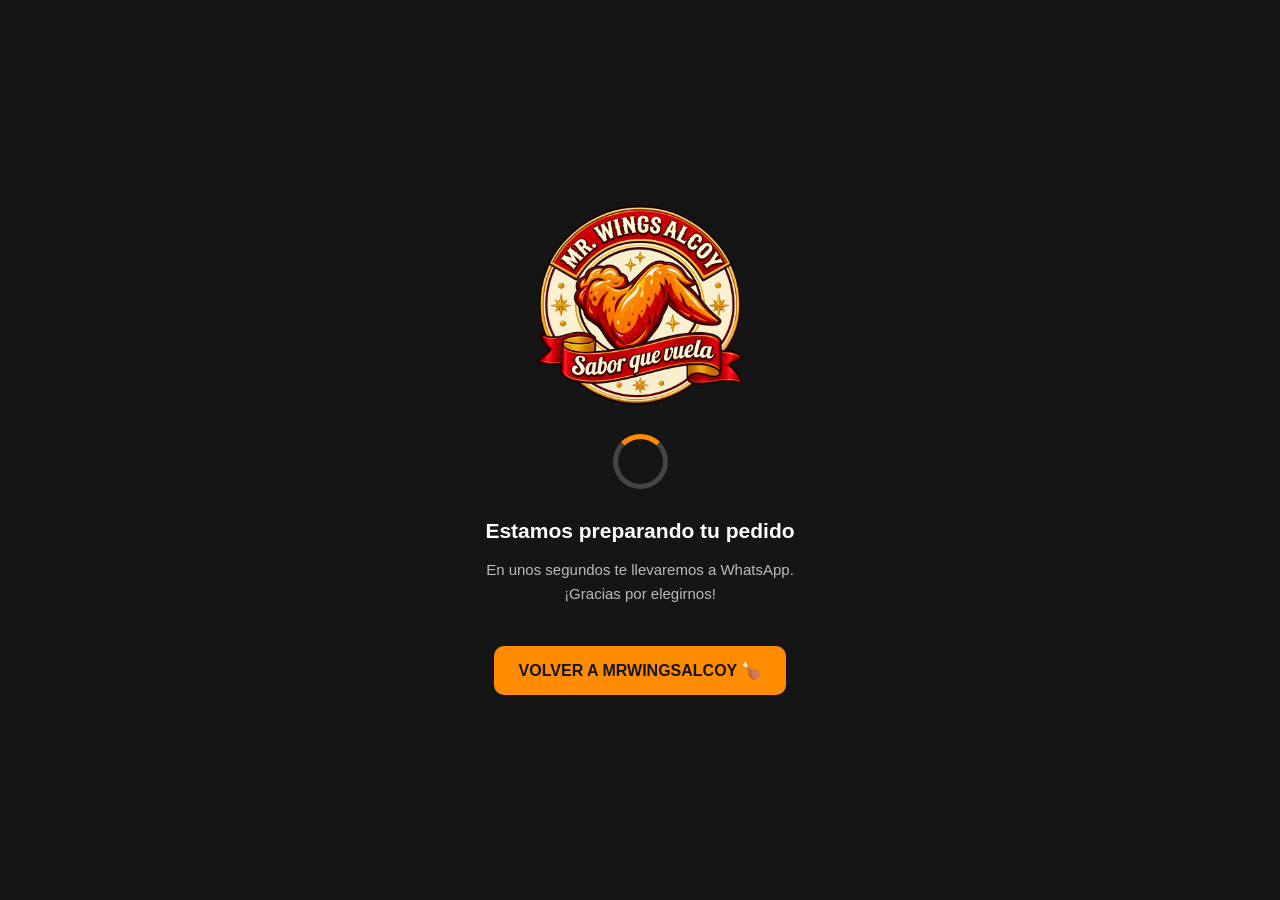
<file: preparando.html>
<!DOCTYPE html>
<html lang="es">
<head>
    <meta charset="UTF-8">
    <meta name="viewport" content="width=device-width, initial-scale=1.0">
    <title>MrWingsAlcoy - Preparando pedido</title>

    <style>
        * {
            box-sizing: border-box;
        }

        body {
            margin: 0;
            min-height: 100vh;
            background: #151515;
            color: white;
            font-family: Arial, sans-serif;
            display: flex;
            justify-content: center;
            align-items: center;
            text-align: center;
        }

        .contenedor {
            padding: 30px;
        }

        .logo img {
    width: 220px;
    max-width: 80%;
    height: auto;
    object-fit: contain;
    margin-bottom: 20px;
}

        h1 {
            color: #ff8c00;
            font-size: 32px;
            margin-bottom: 35px;
        }

        .cargador {
            width: 55px;
            height: 55px;
            border: 5px solid #444;
            border-top: 5px solid #ff8c00;
            border-radius: 50%;
            margin: 0 auto 30px;
            animation: girar 1s linear infinite;
        }

        h2 {
            font-size: 21px;
            margin-bottom: 12px;
        }

        p {
            color: #bbb;
            font-size: 15px;
            line-height: 1.6;
        }

        @keyframes girar {
            to {
                transform: rotate(360deg);
            }
        }
    </style>
</head>

<body>

    <div class="contenedor">

        <div class="logo">
    <img src="img/Logo.png" alt="MrWingsAlcoy">
</div>

        <div class="cargador"></div>

        <h2>Estamos preparando tu pedido</h2>

        <p>
            En unos segundos te llevaremos a WhatsApp.<br>
            ¡Gracias por elegirnos!
        </p>
<a href="/" style="
    display:inline-block;
    margin-top:25px;
    padding:15px 25px;
    background:#ff8c00;
    color:#151515;
    text-decoration:none;
    font-weight:bold;
    border-radius:10px;
">
    VOLVER A MRWINGSALCOY 🍗
</a>
    </div>
<script>
    let salioAWhatsApp = false;

    document.addEventListener("visibilitychange", function() {

        if (document.visibilityState === "hidden") {
            salioAWhatsApp = true;
        }

        if (document.visibilityState === "visible" && salioAWhatsApp) {

            window.close();

            setTimeout(function() {
                if (!window.closed) {
                    window.location.replace("/");
                }
            }, 300);

        }

    });
</script>
</body>
</html>
</file>
<file: css/style.css>
/* =========================================
   MRWINGSALCOY - CONFIGURACIÓN GENERAL
========================================= */

* {
    margin: 0;
    padding: 0;
    box-sizing: border-box;
}

html {
    scroll-behavior: smooth;
}

body {
    position: relative;
    isolation: isolate;
    background: #101010;
    color: #ffffff;
    font-family: Arial, Helvetica, sans-serif;
    overflow-x: hidden;
}

/* =========================================
   NAVEGACIÓN
========================================= */

.navbar {
    background: #080808;
    padding: 18px 0;
    border-bottom: 2px solid #ff5a00;
    min-height: 85px;
}

.navbar-brand {
    font-size: 25px;
    font-weight: 900;
    letter-spacing: 1px;
}

.navbar-brand span,
footer h2 span {
    color: #ff5a00;
}

.nav-link {
    color: white !important;
    font-weight: bold;
    margin-left: 18px;
    transition: 0.3s;
}

.nav-link:hover {
    color: #ff5a00 !important;
}

/* =========================================
   PORTADA PRINCIPAL
========================================= */

.hero {
    min-height: 580px;
    display: flex;
    align-items: center;
    background: #080808 !important;
    overflow: hidden;
}

.hero-content {
    padding: 100px 0;
}

.subtitle {
    color: #ff5a00;
    font-weight: 900;
    letter-spacing: 5px;
    font-size: 17px;
}

.hero h1 {
    font-size: clamp(65px, 10vw, 115px);
    font-weight: 1000;
    line-height: .9;
    font-style: italic;
}

.hero h1 span {
    color: #ff5a00;
}

.hero-content > p:not(.subtitle) {
    font-size: 21px;
    margin: 25px 0;
}

/* =========================================
   BOTONES
========================================= */

.btn-order {
    display: inline-block;

    background: #ff5a00;
    color: white;

    text-decoration: none;

    font-size: 16px;
    font-weight: 900;

    padding: 16px 35px;

    border-radius: 4px;

    transition: .3s;
}

.btn-order:hover {
    background: white;
    color: #ff5a00;
    transform: scale(1.05);
}

/* =========================================
   PRESENTACIÓN
========================================= */

.presentation {
    padding: 80px 15px;
    background: rgba(23,23,23,.90);
}

.presentation h2 {
    font-size: 32px;
    font-weight: 900;
    margin-bottom: 20px;
}

.presentation h2 span {
    color: #ff5a00;
}

.presentation p {
    max-width: 700px;
    margin: auto;

    color: #cccccc;

    font-size: 18px;
    line-height: 1.8;
}

/* =========================================
   CARTA DIGITAL
========================================= */

.menu-section {
    padding: 90px 0;
    text-align: center;
    background: transparent;
}

.menu-header {
    margin-bottom: 50px;
}

.menu-tag {
    color: #ff5a00;
    font-weight: 900;
    letter-spacing: 5px;
    font-size: 13px;
}

.section-title {
    font-size: 42px;
    font-weight: 1000;
    margin-bottom: 10px;
}

.section-title span {
    color: #ff5a00;
}

.section-description {
    color: #aaa;
    margin-bottom: 45px;
}

/* =========================================
   TARJETAS DE SABORES
========================================= */

/* TARJETAS DE SABORES */

.flavor-card {
    background: #171717;
    border-radius: 18px;
    overflow: hidden;
    border: 1px solid rgba(255,255,255,.10);
    transition: all .35s ease;
    height: 100%;
    padding-bottom: 0;
    box-shadow: 0 5px 20px rgba(0,0,0,.35);
}

.flavor-card:hover {
    transform: translateY(-6px);
    border-color: rgba(255,90,0,.65);
    box-shadow: 0 12px 30px rgba(255,90,0,.16);
}

.flavor-card:hover {
    transform: translateY(-8px);

    border-color: #ff5a00;

    box-shadow:
        0 12px 35px rgba(255,90,0,.18);
}

/* IMÁGENES COMPLETAS DE LA CARTA */

.flavor-info {
    padding: 18px;
    text-align: left;
}

.flavor-info h3 {
    color: #ff5a00;
    font-size: 27px;
    font-weight: 900;
    margin-bottom: 12px;
    letter-spacing: 1.2px;
    text-transform: uppercase;
    text-shadow: 0 2px 8px rgba(255, 90, 0, .18);
}

.flavor-info > p {
    color: #c5c5c5;
    min-height: 48px;
    font-size: 15px;
    line-height: 1.6;
    margin-top: 10px;
    margin-bottom: 18px;
    letter-spacing: .3px;
}

/* =========================================
   PRECIOS PREMIUM MRWINGSALCOY
========================================= */

.prices {
    display: flex;
    flex-direction: column;
    width: 100%;
    margin-top: 22px;
    padding-top: 12px;
    border-top: 2px solid #ff5a00;
}

.prices span {
    display: flex;
    justify-content: space-between;
    align-items: center;
    width: 100%;
    padding: 15px 5px;
    color: #ffffff;
    border-bottom: 1px solid #383838;
    font-size: 19px;
    font-weight: 700;
}

.prices b {
    color: #ff5a00;
    font-size: 24px;
    font-weight: 900;
    white-space: nowrap;
}

.prices span:hover {
    background: #1d1d1d;
    transition: .3s ease;
}

/* =========================================
   PIE DE CARTA
========================================= */

.menu-footer {
    margin-top: 55px;
}

.menu-footer p {
    color: #ff8a45;

    font-weight: 900;

    margin-bottom: 25px;

    font-size: 14px;

    letter-spacing: 1px;
}

.menu-note {
    color: #ff8a45;
    margin-top: 40px;
    font-weight: bold;
}

/* =========================================
   COMBOS
========================================= */

.combos-section {
    padding: 100px 15px;

    background:
        linear-gradient(
            135deg,
            rgba(36,36,36,.95),
            rgba(17,17,17,.95)
        );
}

.combos-section p {
    color: #ccc;

    margin: 20px 0 30px;

    font-size: 19px;
}

/* =========================================
   FOOTER
========================================= */

footer {
    padding: 65px 15px 25px;

    background: rgba(8,8,8,.96);

    border-top: 2px solid #ff5a00;
}

footer h2 {
    font-size: 35px;
    font-weight: 1000;
    margin-bottom: 25px;
}

footer p {
    color: #aaa;
    margin-bottom: 12px;
}

.social-links {
    margin: 25px 0;
}

.social-links a {
    color: #ff5a00;

    text-decoration: none;

    font-weight: bold;

    margin: 0 15px;
}

.social-links a:hover {
    color: white;
}

.copyright {
    border-top: 1px solid #333;

    padding-top: 20px;

    margin-top: 30px;

    font-size: 13px;
}

/* =========================================
   BOTÓN WHATSAPP
========================================= */

.whatsapp-button {
    position: fixed;

    bottom: 25px;
    right: 25px;

    background: #25d366;
    color: white;

    text-decoration: none;

    font-weight: bold;

    padding: 15px 22px;

    border-radius: 50px;

    z-index: 1000;

    box-shadow: 0 5px 20px rgba(0,0,0,.4);

    transition: .3s;
}

.whatsapp-button:hover {
    background: #128c7e;
    color: white;
    transform: scale(1.05);
}

/* =========================================
   ANIMACIONES
========================================= */

.reveal {
    opacity: 0;
    transform: translateY(25px);
    transition: .7s ease;
}

.reveal.visible {
    opacity: 1;
    transform: translateY(0);
}
/* BOTONES DE PEDIDO POR SABOR */

.btn-flavor-order {
    display: block;
    width: 100%;
    margin-top: 18px;
    padding: 15px 12px;
    background: linear-gradient(135deg, #ff6a00, #ff4500);
    color: white;
    text-align: center;
    text-decoration: none;
    font-weight: 900;
    font-size: 14px;
    letter-spacing: .8px;
    border: none;
    border-radius: 10px;
    cursor: pointer;
    transition: all .25s ease;
    box-shadow: 0 4px 12px rgba(255, 90, 0, .25);
}

.btn-flavor-order:hover {
    background: linear-gradient(135deg, #ff7b19, #ff5a00);
    transform: translateY(-2px);
    box-shadow: 0 7px 18px rgba(255, 90, 0, .35);
}

.btn-flavor-order:active {
    transform: scale(.97);
}
.btn-flavor-order:hover {
    background: white;
    color: #ff5a00;
    transform: translateY(-3px);
    box-shadow: 0 5px 15px rgba(255,90,0,.25);
}
/* =========================================
   TABLETS Y MÓVILES
========================================= */

@media (max-width: 768px) {

        /* CABECERA MÓVIL */

.navbar .container {
    display: flex;
    flex-wrap: wrap;
    align-items: center;
    justify-content: space-between;
}

.navbar .navbar-brand {
    display: flex;
    align-items: center;
    gap: 4px;
    font-size: 28px !important;
    letter-spacing: 0;
    white-space: nowrap;
    margin: 0;
    flex: 0 1 auto;
    min-width: 0;
}

.navbar .navbar-brand img {
    width: 60px;
    height: 60px;
    flex-shrink: 0;
}

.navbar .navbar-toggler {
    flex-shrink: 0;
    margin-left: auto;
}
.navbar-collapse {
    flex: 0 0 100%;
    width: 100%;
    background: #080808;
    padding: 15px 0 20px;
}

.navbar-collapse .navbar-nav {
    display: flex;
    flex-direction: column;
    align-items: stretch !important;
    width: 100%;
    padding: 0;
}

.navbar-collapse .nav-item {
    width: 100%;
    text-align: center;
}

.navbar-collapse .nav-link {
    display: block;
    width: 100%;
    padding: 14px 10px;
    margin: 0;
    font-size: 14px;
}

.navbar-collapse .btn-navbar {
    display: block;
    width: 90%;
    margin: 12px auto;
    text-align: center;
}
    body::before {
        background-size: 90vw;
        opacity: .05;
    }

    .hero {
        min-height: 500px;
        background-position: 60% center;
    }

    .hero-content {
        padding: 80px 15px;
    }

    .hero h1 {
        font-size: 70px;
    }

    .section-title {
        font-size: 32px;
    }

    .presentation h2 {
        font-size: 25px;
    }

    .menu-section {
        padding: 65px 0;
    }

    .menu-tag {
        letter-spacing: 3px;
    }

    .flavor-info {
        padding: 18px;
    }

   .prices span {
    font-size: 15px;
}

.prices b {
    font-size: 18px;
}

    .combos-section {
        padding: 70px 15px;
    }

    footer {
        padding: 45px 15px 20px;
    }

    .whatsapp-button {
        bottom: 15px;
        right: 15px;
    }
}

/* =========================================
   PANTALLAS PEQUEÑAS
========================================= */

@media (max-width: 380px) {

    .hero h1 {
        font-size: 55px;
    }

    .section-title {
        font-size: 28px;
    }

    .flavor-info {
        padding: 15px;
    }

    .prices span {
    font-size: 13px;
}

.prices b {
    font-size: 17px;
}
}
/* =========================================
   COMBOS PREMIUM MRWINGSALCOY
========================================= */

.combos-section {
    padding: 100px 15px;
    background: #101010;
}

.combo-card {
    position: relative;
    height: 100%;
    padding: 35px 25px;
    background: linear-gradient(145deg, #242424, #141414);
    border: 1px solid #383838;
    border-radius: 15px;
    overflow: hidden;
    transition: .35s ease;
}

.combo-card:hover {
    transform: translateY(-10px);
    border-color: #ff5a00;
    box-shadow: 0 15px 35px rgba(255,90,0,.20);
}

.combo-number {
    color: #ff5a00;
    font-size: 15px;
    font-weight: 900;
    letter-spacing: 3px;
    margin-bottom: 20px;
}

.combo-card h3 {
    color: white;
    font-size: 25px;
    font-weight: 1000;
    margin-bottom: 15px;
}

.combo-quantity {
    color: #ff5a00;
    font-size: 85px;
    font-weight: 1000;
    line-height: 1;
}

.combo-label {
    display: block;
    color: white;
    font-size: 17px;
    font-weight: 900;
    letter-spacing: 5px;
}

.combo-divider {
    height: 2px;
    width: 60px;
    background: #ff5a00;
    margin: 25px auto;
}

.combo-card p {
    color: #ddd;
    font-size: 17px;
    margin: 15px 0;
}

.combo-badge {
    display: inline-block;
    background: #ff5a00;
    color: white;
    padding: 7px 12px;
    font-size: 11px;
    font-weight: 900;
    border-radius: 3px;
    margin-bottom: 15px;
}

.combo-featured {
    border: 2px solid #ff5a00;
    transform: scale(1.03);
}

.btn-combo {
    display: block;
    width: 100%;
    margin-top: 30px;
    padding: 15px;
    background: #ff5a00;
    color: white;
    text-decoration: none;
    font-size: 15px;
    font-weight: 900;
    letter-spacing: 1px;
    border-radius: 5px;
    transition: .3s;
}

.btn-combo:hover {
    background: white;
    color: #ff5a00;
}

@media (max-width: 768px) {
    .combo-featured {
        transform: none;
    }

    .combo-card {
        padding: 30px 20px;
    }
}
/* FOTOGRAFÍAS DE LOS COMBOS */
.combo-image {
    display: block;
    width: 100%;
    height: 180px;
    object-fit: contain;
    object-position: center;
    border-radius: 10px;
    margin: 0 auto 20px;
}
/* =========================================
   PORTADA IMPACTANTE MRWINGSALCOY
========================================= */

.hero {
    min-height: 650px;
    display: flex;
    align-items: center;
    background:
        radial-gradient(circle at 75% 50%, #292019 0%, #080808 65%);
    overflow: hidden;
}

.hero-content {
    display: flex;
    align-items: center;
    justify-content: space-between;
    gap: 40px;
    padding: 70px 0;
}

.hero-text {
    flex: 1;
    max-width: 580px;
}

.hero h1 {
    font-size: clamp(75px, 10vw, 125px);
    font-weight: 1000;
    font-style: italic;
    line-height: .82;
    margin: 20px 0;
    color: white;
}

.hero h1 span {
    color: #ff5a00;
}

.hero-text h2 {
    color: white;
    font-size: 25px;
    font-weight: 900;
    margin: 25px 0 15px;
}

.hero-description {
    color: #ccc;
    font-size: 19px;
    line-height: 1.6;
    margin-bottom: 30px;
}

.hero-image {
    flex: 1;
    max-width: 520px;
}

.hero-image img {
    width: 100%;
    height: 430px;
    object-fit: cover;
    border-radius: 15px;
    box-shadow: 0 15px 50px rgba(255,90,0,.20);
    border: 2px solid #ff5a00;
}

/* MÓVILES */

@media (max-width: 768px) {

    /* PORTADA */
    .hero-content {
        flex-direction: column;
        text-align: center;
        padding: 60px 15px;
    }

    .hero h1 {
        font-size: 85px;
    }

    .hero-text h2 {
        font-size: 21px;
    }

    .hero-image {
        width: 100%;
    }

    .hero-image img {
        height: 280px;
    }


    /* TARJETAS DE COMBOS */
    .combo-card {
        height: auto;
        padding: 18px 15px;
        margin-bottom: 20px;
    }

    /* IMÁGENES DE COMBOS */
    .combo-image {
        display: block;
        width: 100%;
        height: auto;
        object-fit: contain;
        margin-bottom: 12px;
    }

    /* TÍTULO DE SELECCIÓN */
    .combo-selection-title {
        margin-top: 10px;
        font-size: 18px;
    }

}
/* =========================================
   NAVBAR PREMIUM MRWINGSALCOY
========================================= */

.navbar {
    background: linear-gradient(180deg, #181818 0%, #050505 100%);
    padding: 12px 0;
    border-bottom: 2px solid #ff5a00;
    position: sticky;
    top: 0;
    z-index: 1000;
    box-shadow: 0 5px 20px rgba(0, 0, 0, 0.5);
    transition: all 0.3s ease;
}

.navbar-brand {
    display: flex;
    align-items: center;
    gap: 12px;
    font-size: 27px;
    font-weight: 1000;
    letter-spacing: 1.5px;
    color: #fff !important;
    text-shadow: 0 2px 8px rgba(255, 90, 0, 0.2);
    transition: transform .3s ease;
}

.navbar-brand:hover {
    transform: scale(1.03);
}

.navbar-brand img {
    width: 70px;
    height: 70px;
    object-fit: contain;
}
.navbar-brand span {
    color: #ff5a00;
}

.nav-link {
    position: relative;
    color: white !important;
    font-size: 13px;
    font-weight: 900;
    margin-left: 15px;
    letter-spacing: 1px;
    transition: .3s;
}

.nav-link::after {
    content: "";
    position: absolute;
    left: 0;
    bottom: 0;
    width: 0;
    height: 2px;
    background: #ff5a00;
    transition: width .3s ease;
}

.nav-link:hover {
    color: #ff5a00 !important;
}

.nav-link:hover::after {
    width: 100%;
}

.nav-link:hover {
    color: #ff5a00 !important;
}

.btn-navbar {
    display: inline-block;
    background: linear-gradient(135deg, #ff7300, #ff4500);
    color: white;
    padding: 14px 24px;
    border-radius: 8px;
    text-decoration: none;
    font-size: 13px;
    font-weight: 900;
    letter-spacing: 1px;
    box-shadow: 0 4px 15px rgba(255, 90, 0, 0.3);
    transition: all .3s ease;
}

.btn-navbar:hover {
    background: white;
    color: #ff5a00;
    transform: translateY(-3px);
    box-shadow: 0 7px 20px rgba(255, 90, 0, 0.4);
}

/* MÓVILES */

@media (max-width: 991px) {

    .navbar-nav {
        padding: 20px 0;
        align-items: stretch !important;
    }

    .nav-link {
        margin: 8px 0;
    }

    .btn-navbar {
        display: block;
        text-align: center;
        margin-top: 12px;
    }
}
/* =========================================
   FOOTER PREMIUM MRWINGSALCOY
========================================= */

footer {
    padding: 70px 15px 25px;
    background: #080808;
    border-top: 3px solid #ff5a00;
}

.footer-logo {
    font-size: 38px;
    font-weight: 1000;
    color: #fff;
    letter-spacing: 2px;
    margin-bottom: 10px;
}

.footer-logo span {
    color: #ff5a00;
}

.footer-tagline {
    color: #ff5a00 !important;
    font-weight: 900;
    letter-spacing: 2px;
    margin-bottom: 25px;
}

footer p {
    color: #bbb;
    font-size: 16px;
    margin-bottom: 12px;
}

.footer-info {
    margin: 35px auto;
    padding: 30px 15px;
    max-width: 550px;
    background: #151515;
    border: 1px solid #333;
    border-radius: 12px;
}

.footer-info h3 {
    color: #ff5a00;
    font-size: 18px;
    font-weight: 900;
    margin: 15px 0;
}

.footer-order {
    display: inline-block;
    margin-top: 20px;
    padding: 16px 25px;
    background: #ff5a00;
    color: white;
    text-decoration: none;
    font-size: 15px;
    font-weight: 900;
    border-radius: 5px;
    transition: .3s;
}

.footer-order:hover {
    background: white;
    color: #ff5a00;
    transform: translateY(-3px);
}

.social-links {
    margin: 30px 0;
}

.social-links a {
    display: inline-block;
    color: white;
    text-decoration: none;
    font-weight: 900;
    margin: 8px 15px;
    letter-spacing: 1px;
    transition: .3s;
}

.social-links a:hover {
    color: #ff5a00;
}

.copyright {
    border-top: 1px solid #333;
    padding-top: 22px;
    margin-top: 35px;
    font-size: 13px;
    color: #777;
}

@media (max-width: 600px) {
    .footer-logo {
        font-size: 29px;
    }

    .footer-info {
        padding: 25px 12px;
    }

    .footer-order {
        width: 100%;
    }
}
/* =========================================
   CARRITO DE COMPRAS MRWINGSALCOY
========================================= */

.cart-section {
    padding: 90px 15px;
    background: #171717;
}

.cart-box {
    max-width: 800px;
    margin: auto;
    padding: 35px;
    background: #101010;
    border: 1px solid #ff5a00;
    border-radius: 15px;
    box-shadow: 0 10px 35px rgba(255,90,0,.12);
}

.cart-empty {
    text-align: center;
    color: #aaa;
    font-size: 18px;
    padding: 30px 10px;
}

.cart-total {
    display: flex;
    justify-content: space-between;
    align-items: center;
    border-top: 2px solid #ff5a00;
    margin-top: 25px;
    padding-top: 25px;
    font-size: 22px;
    font-weight: 900;
}

.cart-total strong {
    color: #ff5a00;
    font-size: 28px;
}

#checkout-button {
    width: 100%;
    border: none;
    margin-top: 25px;
    cursor: pointer;
}

.product-buy {
    margin-top: 20px;
}

/* SELECTOR DE CANTIDAD Y PRECIO */

.quantity-select {
    width: 100%;
    min-height: 50px;
    padding: 12px 14px;
    background: #252525;
    color: #fff;
    border: 1px solid rgba(255, 90, 0, .65);
    border-radius: 10px;
    font-size: 15px;
    font-weight: 800;
    cursor: pointer;
    outline: none;
    transition: all .25s ease;
}

.quantity-select:focus {
    border-color: #ff5a00;
    box-shadow: 0 0 0 3px rgba(255, 90, 0, .15);
}

.quantity-select option {
    background: #252525;
    color: #fff;
    padding: 10px;
}

.add-to-cart {
    border: none;
    cursor: pointer;
}

@media (max-width: 600px) {
    .cart-box {
        padding: 22px 15px;
    }

    .cart-total {
        font-size: 18px;
    }

    .cart-total strong {
        font-size: 23px;
    }
}
/* =========================================
   PRODUCTOS DENTRO DEL CARRITO
========================================= */

.cart-item {
    display: flex;
    justify-content: space-between;
    align-items: center;
    gap: 15px;
    padding: 18px 12px;
    margin-bottom: 10px;
    background: #202020;
    border: 1px solid #333;
    border-radius: 12px;
    transition: .3s ease;
}

.cart-item:hover {
    border-color: #ff5a00;
    background: #252525;
}

.cart-item strong {
    color: #fff;
    font-size: 17px;
    font-weight: 800;
}

.cart-item p {
    color: #bbb;
    font-size: 13px;
    line-height: 1.5;
    margin: 6px 0 0;
}

.remove-item {
    background: rgba(255, 90, 0, 0.12);
    color: #ff7900;
    border: 1px solid #ff5a00;
    border-radius: 8px;
    padding: 8px 12px;
    margin-left: 12px;
    font-size: 12px;
    font-weight: 800;
    cursor: pointer;
    transition: .3s ease;
}

.remove-item:hover {
    background: #ff5a00;
    color: white;
    transform: scale(1.05);
}

/* =========================================
   FORMULARIO DE ENTREGA
========================================= */

#checkout-form {
    margin-top: 35px;
    padding-top: 25px;
    border-top: 1px solid #444;
}

#checkout-form h3 {
    color: #ff5a00;
    margin-bottom: 25px;
    font-weight: 900;
}

#checkout-form label {
    display: block;
    margin: 15px 0 7px;
    color: #fff;
    font-weight: bold;
}

/* CAMPOS DEL FORMULARIO */
#checkout-form input,
#checkout-form textarea {
    width: 100%;
    padding: 14px;
    background: #171717;
    color: #fff;
    border: 1px solid #383838;
    border-radius: 9px;
    outline: none;
    font-size: 14px;
    transition: all 0.3s ease;
}

/* EFECTO AL SELECCIONAR UN CAMPO */
#checkout-form input:focus,
#checkout-form textarea:focus {
    border-color: #ff6900;
    background: #202020;
    box-shadow: 0 0 0 3px rgba(255, 105, 0, 0.15);
}

/* TEXTO DE AYUDA */
#checkout-form input::placeholder,
#checkout-form textarea::placeholder {
    color: #888;
}

#checkout-form textarea {
    min-height: 90px;
    resize: vertical;
}

#checkout-form button {
    width: 100%;
    margin-top: 25px;
}

/* BOTÓN DESACTIVADO */

#checkout-button:disabled {
    opacity: 0.45;
    cursor: not-allowed;
}

/* MÓVILES */

@media (max-width: 600px) {
    .cart-item {
        padding: 15px 5px;
    }

    .cart-item strong {
        font-size: 15px;
    }
}
/* =========================================
   CARRITO FLOTANTE
========================================= */

.cart-float {
    position: fixed;
    right: 25px;
    bottom: 100px;
    width: 60px;
    height: 60px;
    background: #ff5a00;
    color: white;
    border-radius: 50%;
    display: flex;
    justify-content: center;
    align-items: center;
    font-size: 27px;
    text-decoration: none;
    box-shadow: 0 5px 20px rgba(255, 90, 0, 0.4);
    z-index: 999;
    transition: 0.3s;
}

.cart-float:hover {
    background: #e64f00;
    color: white;
    transform: scale(1.1);
}

#cart-count {
    position: absolute;
    top: -5px;
    right: -5px;
    background: white;
    color: #ff5a00;
    width: 23px;
    height: 23px;
    border-radius: 50%;
    font-size: 13px;
    font-weight: bold;
    display: flex;
    justify-content: center;
    align-items: center;
    border: 2px solid #ff5a00;
}
/* =========================================
   CARRITO LATERAL MRWINGSALCOY
========================================= */

.cart-overlay {
    position: fixed;
    inset: 0;
    background: rgba(0, 0, 0, 0.75);
    z-index: 1998;
    opacity: 0;
    visibility: hidden;
    transition: 0.3s ease;
}

.cart-overlay.active {
    opacity: 1;
    visibility: visible;
}

/* PANEL DEL CARRITO */
.cart-drawer {
    position: fixed;
    top: 0;
    right: 0;
    width: 420px;
    max-width: 100%;
    height: 100vh;
    height: 100dvh;
    background: #151515;
    border-left: 2px solid #ff5a00;
    z-index: 1999;
    padding: 25px;
    transform: translateX(100%);
    transition: transform 0.35s ease;
    overflow-y: auto;
    overscroll-behavior: contain;
    box-sizing: border-box;
}

.cart-drawer.active {
    transform: translateX(0);
}

.cart-drawer-header {
    display: flex;
    justify-content: space-between;
    align-items: center;
    border-bottom: 1px solid #444;
    padding-bottom: 20px;
    margin-bottom: 20px;
}

.cart-drawer-header h2 {
    color: white;
    font-weight: 900;
    margin: 0;
}

.cart-drawer-header h2 span {
    color: #ff5a00;
}

.close-cart {
    background: transparent;
    color: white;
    border: none;
    font-size: 28px;
    cursor: pointer;
}

.close-cart:hover {
    color: #ff5a00;
}

.cart-drawer .cart-total {
    margin-top: 25px;
}

.cart-drawer #checkout-button {
    width: 100%;
    margin-top: 25px;
}

body.cart-open {
    overflow: hidden;
}

@media (max-width: 480px) {
    .cart-drawer {
        width: 100%;
        padding: 20px;
    }
}
/* BOTONES DE CANTIDAD DEL CARRITO */

.cart-quantity {
    display: flex;
    align-items: center;
    gap: 12px;
    margin-top: 12px;
}

.cart-quantity button {
    width: 32px;
    height: 32px;
    background: #ff5a00;
    color: white;
    border: none;
    border-radius: 5px;
    font-size: 20px;
    font-weight: bold;
    cursor: pointer;
    transition: 0.2s;
}

.cart-quantity button:hover {
    background: white;
    color: #ff5a00;
}

.cart-quantity span {
    color: white;
    font-size: 17px;
    font-weight: bold;
    min-width: 20px;
    text-align: center;
}
/* =========================================
   INDICADOR DE HORARIO MRWINGSALCOY
========================================= */

.business-status {
    display: inline-block;
    padding: 10px 18px;
    margin-top: 35px;
    margin-bottom: 0;
    border-radius: 30px;
    font-size: 13px;
    font-weight: 900;
    letter-spacing: 1px;
    position: absolute;
top: 20px;
left: 25px;
z-index: 5;
margin: 0;
}

.status-open {
    color: #00ff88;
    background: rgba(0, 255, 136, 0.12);
    border: 1px solid #00ff88;
}

.status-closed {
    color: #ff5a00;
    background: rgba(255, 90, 0, 0.12);
    border: 1px solid #ff5a00;
}
/* =========================================
   NOTIFICACIÓN DE PRODUCTOS AÑADIDOS
========================================= */

.cart-notification {
    position: fixed;
    top: 25px;
    right: 25px;
    z-index: 3000;
    background: #1b1b1b;
    color: #00ff88;
    border: 1px solid #00ff88;
    border-left: 5px solid #00ff88;
    padding: 16px 25px;
    border-radius: 8px;
    font-size: 15px;
    font-weight: 800;
    box-shadow: 0 5px 25px rgba(0,0,0,0.5);
    opacity: 0;
    visibility: hidden;
    transform: translateX(120%);
    transition: all 0.35s ease;
}

.cart-notification.show {
    opacity: 1;
    visibility: visible;
    transform: translateX(0);
}

@media (max-width: 600px) {
    .cart-notification {
        top: 15px;
        right: 15px;
        left: 15px;
        text-align: center;
    }
}
/* =========================================
   BOTÓN VACIAR CARRITO
========================================= */

.clear-cart {
    width: 100%;
    padding: 12px;
    margin-top: 20px;
    background: transparent;
    color: #ff5a00;
    border: 1px solid #ff5a00;
    border-radius: 6px;
    font-size: 13px;
    font-weight: 900;
    cursor: pointer;
    transition: 0.3s ease;
}

.clear-cart:hover {
    background: #ff5a00;
    color: white;
    transform: translateY(-2px);
}
/* =========================================
   FORMULARIO PROFESIONAL DE ENTREGA
========================================= */

#checkout-form {
    margin-top: 30px;
    padding: 25px 20px;
    background: #1c1c1c;
    border: 1px solid #333;
    border-radius: 12px;
}

#checkout-form h3 {
    color: #ff5a00;
    font-size: 22px;
    font-weight: 900;
    text-align: center;
    margin-bottom: 25px;
}

#checkout-form label {
    display: block;
    color: #fff;
    font-size: 14px;
    font-weight: 700;
    margin: 18px 0 8px;
}

#checkout-form input,
#checkout-form textarea {
    width: 100%;
    padding: 14px;
    background: #101010;
    color: white;
    border: 1px solid #444;
    border-radius: 7px;
    font-size: 14px;
    transition: 0.3s ease;
}

#checkout-form input:focus,
#checkout-form textarea:focus {
    border-color: #ff5a00;
    box-shadow: 0 0 8px rgba(255, 90, 0, 0.2);
    outline: none;
}

#checkout-form input::placeholder,
#checkout-form textarea::placeholder {
    color: #888;
}

#checkout-form textarea {
    min-height: 100px;
    resize: vertical;
}

.delivery-notice {
    display: block;
    color: #ff9a50;
    font-size: 12px;
    margin-top: 10px;
    line-height: 1.5;
}

/* BOTÓN ENVIAR PEDIDO POR WHATSAPP */
#checkout-form button {
    width: 100%;
    padding: 16px;
    margin-top: 25px;
    background: linear-gradient(135deg, #ff7900, #ff4500);
    color: white;
    border: none;
    border-radius: 10px;
    font-size: 14px;
    font-weight: 900;
    letter-spacing: 0.5px;
    cursor: pointer;
    box-shadow: 0 5px 18px rgba(255, 90, 0, 0.25);
    transition: all 0.3s ease;
}

/* EFECTO AL PASAR EL CURSOR */
#checkout-form button:hover {
    transform: translateY(-3px);
    box-shadow: 0 8px 22px rgba(255, 90, 0, 0.4);
}

/* EFECTO AL PULSAR */
#checkout-form button:active {
    transform: scale(0.97);
}
/* SELECTORES DE SABORES DE LOS COMBOS */

.combo-flavor-select {
    background-color: #171717;
    color: white;
    border: 1px solid #ff6600;
    border-radius: 8px;
    padding: 12px;
    font-weight: 600;
    margin-top: 10px;
    cursor: pointer;
    transition: all 0.3s ease;
}

/* AL SELECCIONAR */

.combo-flavor-select:focus {
    background-color: #222;
    color: white;
    border: 2px solid #ff6600;
    box-shadow: 0 0 10px rgba(255, 102, 0, 0.5);
}

/* OPCIONES DEL DESPLEGABLE */

.combo-flavor-select option {
    background-color: #171717;
    color: white;
}
/* GRUPOS DE SABORES */

.combo-flavor-group {
    margin-top: 18px;
    margin-bottom: 18px;
}

.combo-flavor-group h5 {
    color: #ff6900;
    font-size: 13px;
    font-weight: 800;
    margin-bottom: 10px;
    letter-spacing: 1px;
}

/* DISTRIBUCIÓN DE BOTONES */

.flavor-options {
    display: grid;
    grid-template-columns: repeat(3, minmax(0, 1fr));
    gap: 6px;
}

.flavor-option {
    background: #242424;
    color: #fff;
    border: 1px solid #444;
    border-radius: 7px;
    padding: 9px 3px;
    font-size: 11px;
    font-weight: 800;
    cursor: pointer;
    transition: all 0.25s ease;
    min-width: 0;
}
@media (max-width: 576px) {

    .combo-card {
        padding: 12px 8px;
    }

    .flavor-options {
        grid-template-columns: repeat(2, minmax(0, 1fr));
        gap: 5px;
    }

    .flavor-option {
        font-size: 8px;
        padding: 9px 1px;
        line-height: 1.3;
        white-space: normal;
        min-width: 0;
    }

}
/* BOTONES DE SABORES */

.flavor-option {
    background: #242424;
    color: #fff;
    border: 1px solid #444;
    border-radius: 8px;
    padding: 11px 5px;
    font-size: 12px;
    font-weight: 800;
    cursor: pointer;
    transition: all 0.25s ease;
}

/* EFECTO AL PASAR EL RATÓN */

.flavor-option:hover {
    border-color: #ff6900;
    transform: translateY(-2px);
}

/* SABOR SELECCIONADO */

.flavor-option.selected {
    background: #ff6900;
    color: #fff;
    border-color: #ff6900;
    box-shadow: 0 0 12px rgba(255, 105, 0, 0.4);
}
/* TITULO DE SELECCIÓN */
.combo-selection-title {
    color: #fff;
    font-size: 19px;
    font-weight: 900;
    margin: 20px 0 15px;
}

/* CONTADOR DE SABORES */
.combo-selection-progress {
    background: #202020;
    padding: 12px;
    border-radius: 10px;
    margin-bottom: 18px;
}

.selection-counter {
    color: #ff6900;
    font-size: 12px;
    font-weight: 800;
}

/* BARRA DE PROGRESO */
.selection-progress-bar {
    height: 5px;
    background: #444;
    border-radius: 10px;
    margin-top: 9px;
    overflow: hidden;
}

.selection-progress-fill {
    height: 100%;
    width: 0%;
    background: #ff6900;
    border-radius: 10px;
    transition: width 0.3s ease;
}

/* TARJETAS DE SABORES */
.combo-flavor-group {
    background: #202020;
    border: 1px solid #383838;
    border-radius: 10px;
    padding: 12px;
    margin-bottom: 12px;
}

/* ENCABEZADO DE CADA SABOR */
.combo-flavor-heading {
    display: flex;
    align-items: center;
    gap: 10px;
    margin-bottom: 12px;
}

.combo-flavor-heading span {
    background: #ff6900;
    color: white;
    font-size: 12px;
    font-weight: 900;
    padding: 6px 9px;
    border-radius: 6px;
}

.combo-flavor-heading h5 {
    color: white;
    font-size: 13px;
    font-weight: 800;
    margin: 0;
}

/* BOTONES */
.flavor-options {
    display: grid;
    grid-template-columns: repeat(3, 1fr);
    gap: 7px;
}

.flavor-option {
    background: #292929;
    color: white;
    border: 1px solid #454545;
    border-radius: 7px;
    padding: 10px 3px;
    font-size: 10px;
    font-weight: 800;
    transition: 0.25s;
}

.flavor-option.selected {
    background: linear-gradient(135deg, #ff7900, #ff4d00);
    border: 2px solid #ff9a42;
    color: #fff;
    font-weight: 900;
    transform: scale(1.04);
    box-shadow: 0 4px 14px rgba(255,105,0,0.35);
}

.flavor-option {
    cursor: pointer;
    min-height: 42px;
    transition: all 0.25s ease;
}

.flavor-option:hover {
    border-color: #ff6900;
    transform: translateY(-2px);
}

@media (max-width: 576px) {
    .flavor-options {
        grid-template-columns: repeat(2, 1fr);
    }
}
/* COMBO COMPLETO */
.combo-card.combo-complete {
    border: 2px solid #ff6900;
    box-shadow: 0 0 18px rgba(255, 105, 0, 0.25);
    transition: all 0.3s ease;
}

/* CONTADOR COMPLETADO */
.combo-complete .selection-counter {
    color: #00d68f;
    font-weight: 900;
}

/* BARRA COMPLETADA */
.combo-complete .selection-progress-fill {
    background: #00d68f;
}
/* BOTÓN LIMPIAR SABORES */
.clear-flavors {
    width: 100%;
    margin-top: 12px;
    padding: 12px;
    background: #252525;
    color: #ff7900;
    border: 1px solid #ff6900;
    border-radius: 10px;
    font-size: 12px;
    font-weight: 900;
    letter-spacing: 1px;
    cursor: pointer;
    transition: all 0.3s ease;
}

.clear-flavors:hover {
    background: #ff6900;
    color: #fff;
    box-shadow: 0 4px 14px rgba(255,105,0,0.3);
    transform: translateY(-2px);
}

.clear-flavors:active {
    transform: scale(0.97);
}
/* BOTÓN AÑADIR COMBO */
.add-combo {
    width: 100%;
    padding: 16px;
    margin-top: 15px;
    background: linear-gradient(135deg, #ff7900, #ff4500);
    color: #fff;
    border: none;
    border-radius: 12px;
    font-size: 14px;
    font-weight: 900;
    letter-spacing: 1px;
    box-shadow: 0 5px 16px rgba(255, 90, 0, 0.25);
    cursor: pointer;
    transition: all 0.3s ease;
}

.add-combo:hover:not(:disabled) {
    transform: translateY(-3px);
    box-shadow: 0 8px 22px rgba(255, 90, 0, 0.45);
}

.add-combo:active:not(:disabled) {
    transform: scale(0.97);
}

/* BOTÓN DESACTIVADO */
.add-combo:disabled {
    background: #383838;
    color: #888;
    box-shadow: none;
    cursor: not-allowed;
    opacity: 0.7;
}
/* CARRITO FLOTANTE EN MÓVILES */
@media (max-width: 768px) {

    .cart-float {
        width: 52px;
        height: 52px;
        right: 12px;
        bottom: 100px;
        font-size: 23px;
    }

    #cart-count {
        width: 21px;
        height: 21px;
        font-size: 12px;
    }

}
/* WHATSAPP EN MÓVILES */
@media (max-width: 768px) {

    .whatsapp-button {
        right: 12px;
        bottom: 20px;
        padding: 12px 18px;
        font-size: 14px;
        border-radius: 50px;
    }

}
/* WHATSAPP CIRCULAR */
.whatsapp-button {
    width: 58px;
    height: 58px;
    padding: 0;
    display: flex;
    justify-content: center;
    align-items: center;
    border-radius: 50%;
    background: #25d366;
    color: white;
    font-size: 32px;
    box-shadow: 0 5px 20px rgba(37, 211, 102, 0.35);
}

/* WHATSAPP EN MÓVILES */
@media (max-width: 768px) {
    .whatsapp-button {
        width: 52px;
        height: 52px;
        font-size: 29px;
        right: 12px;
        bottom: 20px;
        left: auto;
    }
}
/* CONTROLES DE CANTIDAD DEL CARRITO */
.cart-quantity {
    display: flex;
    align-items: center;
    gap: 12px;
    margin-top: 12px;
}

.cart-quantity button {
    width: 36px;
    height: 36px;
    background: #252525;
    color: #ff7900;
    border: 1px solid #ff5a00;
    border-radius: 10px;
    font-size: 22px;
    font-weight: bold;
    cursor: pointer;
    transition: all 0.2s ease;
}

.cart-quantity button:hover {
    background: #ff5a00;
    color: white;
}

.cart-quantity button:active {
    transform: scale(0.90);
}

.cart-quantity span {
    min-width: 22px;
    text-align: center;
    color: white;
    font-size: 17px;
    font-weight: bold;
}
/* =====================================
   BUSCADOR DE DIRECCIONES
===================================== */

.address-autocomplete {
    position: relative;
    width: 100%;
}

#sugerencias-direccion {
    position: absolute;
    top: 100%;
    left: 0;
    width: 100%;
    background: #202020;
    border: 1px solid #ff6900;
    border-radius: 0 0 10px 10px;
    z-index: 3000;
    overflow: hidden;
    box-shadow: 0 8px 20px rgba(0, 0, 0, 0.5);
}

#sugerencias-direccion button {
    display: block;
    width: 100%;
    padding: 14px;
    background: transparent;
    color: white;
    border: none;
    border-bottom: 1px solid #383838;
    text-align: left;
    font-size: 13px;
    cursor: pointer;
    transition: background 0.2s;
}

#sugerencias-direccion button:hover {
    background: #ff6900;
    color: white;
}
/* FILA DE NÚMERO Y LOCALIDAD */
.address-details-row {
    display: grid;
    grid-template-columns: 1fr 1fr;
    gap: 12px;
    width: 100%;
    margin-top: 15px;
}

.address-field {
    min-width: 0;
}

.address-field label {
    display: block;
    margin-bottom: 8px;
    color: #ff7900;
    font-size: 13px;
    font-weight: 700;
}

.address-field input {
    width: 100%;
    box-sizing: border-box;
}
/* IMÁGENES DE LA CARTA */

.flavor-card img {
    display: block;
    width: calc(100% - 20px);
    height: 350px;
    margin: 10px auto;
    object-fit: cover;
    object-position: center;
    padding: 0;
    background: #171717;
    border-radius: 18px;
}
/* IMÁGENES DE ALITAS */
#category-alitas .flavor-card img {
    width: calc(100% - 16px);
    height: 180px;
    margin: 8px auto;
    object-fit: cover;
    object-position: center;
    border-radius: 12px;
}

/* TARJETAS DE SALSAS ADICIONALES */
#category-salsas .flavor-card img {
    height: 160px;
    border-radius: 12px;
}

#category-salsas .flavor-info {
    padding: 10px;
}

#category-salsas .flavor-info h3 {
    font-size: 18px;
    margin-bottom: 6px;
}

#category-salsas .flavor-info p {
    font-size: 13px;
    margin-bottom: 10px;
}

/* AJUSTES DE IMÁGENES EN MÓVILES */

@media (max-width: 768px) {
    .flavor-card img {
        height: 300px;
    }
}

/* TARJETAS DE POSTRES */
#category-postres .flavor-card img {
    height: 160px;
    border-radius: 12px;
}

#category-postres .flavor-info {
    padding: 10px;
}

#category-postres .flavor-info h3 {
    font-size: 18px;
    margin-bottom: 6px;
}

#category-postres .flavor-info p {
    font-size: 13px;
    margin-bottom: 10px;
}
/* =====================================
   OPINIONES DE CLIENTES
===================================== */

.opiniones-section {
    padding: 80px 0;
    background: linear-gradient(180deg, #111111, #1b1b1b);
}

.opiniones-resumen {
    max-width: 650px;
    margin: 35px auto;
    padding: 35px 20px;
    text-align: center;
    background: #222222;
    border: 1px solid rgba(255, 90, 0, .35);
    border-radius: 18px;
    box-shadow: 0 10px 30px rgba(0, 0, 0, .35);
}

.estrellas-generales {
    color: #ffb400;
    font-size: 38px;
    letter-spacing: 5px;
    margin-bottom: 15px;
}

.opiniones-resumen h3 {
    color: #ffffff;
    font-size: 25px;
    font-weight: 900;
    margin-bottom: 12px;
}

.opiniones-resumen p {
    color: #cccccc;
    font-size: 16px;
    margin-bottom: 25px;
}

.btn-opinion {
    display: inline-block;
    padding: 15px 25px;
    background: linear-gradient(135deg, #ff6a00, #ff4500);
    color: #ffffff;
    text-decoration: none;
    font-weight: 900;
    border-radius: 10px;
    transition: .25s ease;
}

.btn-opinion:hover {
    color: #ffffff;
    transform: translateY(-3px);
    box-shadow: 0 8px 20px rgba(255, 90, 0, .3);
}

@media (max-width: 768px) {
    .opiniones-section {
        padding: 55px 0;
    }

    .opiniones-resumen {
        padding: 28px 16px;
    }

    .opiniones-resumen h3 {
        font-size: 21px;
    }

    .estrellas-generales {
        font-size: 32px;
    }
}
/* =====================================
   FORMULARIO DE OPINIONES
===================================== */

.formulario-opinion {
    max-width: 650px;
    margin: 40px auto;
    padding: 30px;
    background: #222;
    border: 1px solid rgba(255, 90, 0, .35);
    border-radius: 18px;
    box-shadow: 0 10px 30px rgba(0,0,0,.3);
}

.formulario-opinion h3 {
    color: #ff5a00;
    font-size: 23px;
    font-weight: 900;
    text-align: center;
    margin-bottom: 25px;
}

.formulario-opinion label {
    display: block;
    color: #fff;
    font-weight: 700;
    margin: 18px 0 8px;
}

.formulario-opinion input,
.formulario-opinion textarea {
    width: 100%;
    padding: 13px;
    background: #151515;
    color: #fff;
    border: 1px solid #444;
    border-radius: 9px;
    outline: none;
}

.formulario-opinion input:focus,
.formulario-opinion textarea:focus {
    border-color: #ff5a00;
    box-shadow: 0 0 0 3px rgba(255,90,0,.12);
}

.selector-estrellas {
    display: flex;
    gap: 8px;
}

.selector-estrellas button {
    background: transparent;
    border: none;
    color: #666;
    font-size: 35px;
    cursor: pointer;
    padding: 0;
}

.selector-estrellas button.activa {
    color: #ffb400;
}

#mensaje-opinion {
    color: #fff;
    text-align: center;
    margin-top: 15px;
}

@media (max-width: 768px) {
    .formulario-opinion {
        padding: 22px 16px;
    }
}
/* =====================================
   TARJETAS DE OPINIONES PUBLICADAS
===================================== */

.opinion-card {
    height: 100%;
    padding: 25px;
    background: #222;
    border: 1px solid rgba(255, 90, 0, .25);
    border-radius: 16px;
    box-shadow: 0 8px 25px rgba(0,0,0,.25);
    transition: .3s ease;
}

.opinion-card:hover {
    transform: translateY(-5px);
    border-color: #ff5a00;
}

.opinion-card h4 {
    color: #fff;
    font-size: 19px;
    font-weight: 800;
    margin-bottom: 12px;
}

.opinion-estrellas {
    color: #ffb400;
    font-size: 23px;
    letter-spacing: 3px;
    margin-bottom: 15px;
}

.opinion-card p {
    color: #ccc;
    font-size: 15px;
    line-height: 1.6;
    margin: 0;
    overflow-wrap: anywhere;
}
/* =========================================
   NUEVA PORTADA PROMOCIONAL MRWINGSALCOY
========================================= */

.hero {
    min-height: auto;
    padding: 35px 0 55px;
    background: #101010;
}

.hero-grid {
    display: grid;
    grid-template-columns: 1.6fr 1fr;
    gap: 20px;
    min-height: 520px;
}

/* PROMOCIÓN PRINCIPAL */

.hero-main {
    position: relative;
    min-height: 520px;
    overflow: hidden;
    border-radius: 20px;
    background: #222;
}

.hero-main > img,
.hero-main > .hero-video {
    position: absolute;
    width: 100%;
    height: 100%;
    object-fit: cover;
    inset: 0;
    border-radius: 20px;
}

.hero-main-content {
    position: absolute;
    z-index: 2;
    left: 0;
    bottom: 0;
    max-width: 470px;
    padding: 25px 35px;
}

.hero-label {
    color: #ff7a00;
    font-size: 12px;
    font-weight: 900;
    letter-spacing: 2px;
}

.hero-main h1 {
    color: #fff;
    font-size: clamp(50px, 6vw, 80px);
    font-weight: 1000;
    font-style: italic;
    line-height: .9;
    margin: 14px 0;
}

.hero-main h1 span {
    color: #ff5a00;
}

.hero-main h2 {
    color: white;
    font-size: 19px;
    font-weight: 900;
    line-height: 1.2;
}

.hero-main-content p {
    color: #eee;
    font-size: 14px;
    line-height: 1.5;
    margin: 14px 0;
}

/* PROMOCIONES LATERALES */

.hero-promotions {
    display: grid;
    grid-template-rows: 1fr 1fr;
    gap: 20px;
}

.hero-promo-card {
    position: relative;
    min-height: 250px;
    overflow: hidden;
    border-radius: 20px;
    background: #222;
}

.hero-promo-card img {
    width: 100%;
    height: 100%;
    position: absolute;
    object-fit: cover;
    inset: 0;
    transition: transform .4s ease;
}

.hero-promo-card:hover img {
    transform: scale(1.06);
}

.hero-promo-card::after {
    content: "";
    position: absolute;
    inset: 0;
    background: linear-gradient(
        0deg,
        rgba(0,0,0,.9),
        transparent 85%
    );
}

.hero-promo-content {
    position: absolute;
    z-index: 2;
    bottom: 20px;
    left: 22px;
}

.hero-promo-content span {
    color: #ff9a42;
    font-size: 12px;
    font-weight: 900;
    letter-spacing: 1px;
}

.hero-promo-content h3 {
    color: white;
    font-size: 32px;
    font-weight: 1000;
    margin: 5px 0;
}

.hero-promo-content a {
    color: white;
    font-weight: 800;
    text-decoration: none;
}

/* ADAPTACIÓN MÓVIL */

@media (max-width: 768px) {

    .hero {
        padding: 20px 0 35px;
    }

    .hero-grid {
        grid-template-columns: 1fr;
        min-height: auto;
        gap: 15px;
    }

    .hero-main {
        min-height: 430px;
    }

    .hero-main-content {
        padding: 55px 22px;
    }

    .hero-main h1 {
        font-size: 65px;
    }

    .hero-main h2 {
        font-size: 20px;
    }

    .hero-promotions {
        grid-template-columns: 1fr 1fr;
        grid-template-rows: auto;
        gap: 12px;
    }

    .hero-promo-card {
        min-height: 190px;
    }

    .hero-promo-content {
        left: 12px;
        bottom: 12px;
    }

    .hero-promo-content h3 {
        font-size: 22px;
    }

    .hero-promo-content span {
        font-size: 9px;
    }
}

@media (max-width: 400px) {

    .hero-promotions {
        grid-template-columns: 1fr;
    }

    .hero-promo-card {
        min-height: 220px;
    }

}
/* =====================================
   PÁGINA DE PEDIDOS
===================================== */

.orders-page {
    max-width: 1200px;
    margin: 0 auto;
    padding: 50px 20px;
}

.orders-header {
    text-align: center;
    margin-bottom: 35px;
}

.orders-header h1 {
    color: #ff6b00;
    font-size: 2.5rem;
    font-weight: 900;
}

.orders-header p {
    color: #cccccc;
    font-size: 1.35rem;
    line-height: 1.6;
    max-width: 780px;
    margin: 0 auto;
    font-weight: 400;
}

/* CATEGORÍAS */

/* CATEGORÍAS DE PEDIDOS */

.order-categories {
    display: flex;
    gap: 12px;
    justify-content: center;
    flex-wrap: wrap;
    margin: 30px auto 40px;
    padding: 15px;
    background: #151515;
    border: 1px solid #333;
    border-radius: 16px;
    box-shadow: 0 8px 25px rgba(0,0,0,0.3);
}

.category-tab {
    background: #242424;
    color: #fff;
    border: 1px solid #444;
    border-radius: 12px;
    padding: 16px 22px;
    font-weight: 900;
    font-size: 13px;
    letter-spacing: .5px;
    cursor: pointer;
    transition: all .3s ease;
}

.category-tab:hover {
    background: #333;
    border-color: #ff5a00;
    color: #ff5a00;
    transform: translateY(-3px);
}

.category-tab.active {
    background: linear-gradient(135deg, #ff7300, #ff4500);
    border-color: #ff5a00;
    color: white;
    box-shadow: 0 5px 15px rgba(255,90,0,.3);
}
.category-tab:hover,
.category-tab.active {
    background: #ff6b00;
    border-color: #ff6b00;
    color: #fff;
}

/* CONTENIDO DE CATEGORÍAS */

.category-content {
    margin-bottom: 40px;
}

.category-content[hidden] {
    display: none !important;
}

.category-content h2 {
    color: #ff6b00;
    font-weight: 900;
    margin-bottom: 30px;
}

/* MÓVILES */

@media (max-width: 600px) {

    .orders-page {
        padding: 30px 12px;
    }

    .orders-header h1 {
        font-size: 2rem;
    }

   .order-categories {
    justify-content: flex-start;
    flex-wrap: nowrap;
    overflow-x: auto;
    overflow-y: hidden;
    padding: 12px;
    gap: 10px;
    scrollbar-width: none;
}

.order-categories::-webkit-scrollbar {
    display: none;
}

.category-tab {
    flex-shrink: 0;
    white-space: nowrap;
    font-size: 12px;
    padding: 13px 16px;
}
/* =================================
   CARRITO COMPACTO PARA MÓVILES
================================= */

@media (max-width: 600px) {

    .cart-drawer {
        padding: 16px;
    }

    .cart-item {
        padding: 12px 9px;
        margin-bottom: 8px;
        gap: 8px;
        border-radius: 10px;
    }

    .cart-total {
        margin-top: 16px;
        padding-top: 16px;
        font-size: 19px;
    }

    .cart-item .remove-item {
        width: 42px;
        height: 42px;
        padding: 0;
        margin-left: 6px;
        font-size: 18px;
        border-radius: 8px;
        flex-shrink: 0;
    }

    .cart-item strong {
        font-size: 15px;
    }

    .cart-item p {
        font-size: 12px;
        margin-top: 4px;
    }

}
    /* BOTONES DE CANTIDAD */
    .cart-quantity {
        gap: 8px;
        margin-top: 8px;
    }

    .cart-quantity button {
        width: 27px;
        height: 27px;
        font-size: 17px;
        border-radius: 5px;
    }

    .cart-quantity span {
        font-size: 15px;
        min-width: 18px;
    }
        /* FORMULARIO DE PEDIDO EN MÓVILES */
    #checkout-form {
        margin-top: 18px;
        padding: 15px 12px;
    }

    #checkout-form h3 {
        font-size: 18px;
        margin-bottom: 15px;
    }

    #checkout-form label {
        font-size: 13px;
        margin: 12px 0 6px;
    }

    #checkout-form input,
    #checkout-form textarea {
        padding: 11px;
        font-size: 13px;
    }

    #checkout-form textarea {
        min-height: 75px;
    }
        /* BOTÓN CONTINUAR CON EL PEDIDO */
    .btn-order {
        padding: 12px;
        font-size: 14px;
        border-radius: 8px;
        margin-top: 12px;
    }
        /* ALTURA AUTOMÁTICA DEL CARRITO */
    .cart-drawer {
        height: auto;
        max-height: 100dvh;
        overflow-y: auto;
        overscroll-behavior: contain;
    }
}
/* =====================================
   CABECERA PÁGINA DE PEDIDOS
===================================== */

.orders-topbar {
    display: flex;
    align-items: center;
    justify-content: space-between;
    padding: 12px 5%;
    background: #111;
    border-bottom: 2px solid #ff6b00;
}

.orders-logo img {
    width: 150px;
    height: 65px;
    object-fit: contain;
    border-radius: 8px;
}

.back-home {
    color: #fff;
    text-decoration: none;
    font-weight: 800;
    font-size: 14px;
    border: 1px solid #ff6b00;
    padding: 12px 18px;
    border-radius: 8px;
    transition: 0.3s;
}

.back-home:hover {
    background: #ff6b00;
    color: #fff;
}

@media (max-width: 600px) {
    /* AJUSTE DEL ENCABEZADO EN MÓVILES */
    .orders-header {
        margin-bottom: 20px;
    }

    .orders-header h1 {
        font-size: 1.5rem;
        margin-bottom: 10px;
    }

    .orders-header p {
        font-size: 0.95rem;
        line-height: 1.4;
        padding: 0 8px;
    }
}
/* VIDEO PRINCIPAL */
.hero-video {
    width: 100%;
    height: 100%;
    min-height: 450px;
    object-fit: cover;
    display: block;
    border-radius: 20px;
}
.hero-main::after {
    display: none;
    content: "";
    position: absolute;
    inset: 0;
    background: rgba(0, 0, 0, 0.15);
    z-index: 1;
    pointer-events: none;
}

.hero-main-content {
    position: relative;
    z-index: 2;
}
/* DISEÑO COMPACTO DE ALITAS EN MÓVIL */
@media (max-width: 576px) {

    #category-alitas .flavor-info {
        padding: 10px;
    }

    #category-alitas .flavor-info h3 {
        font-size: 17px;
        margin-bottom: 6px;
        letter-spacing: 0.5px;
    }

    #category-alitas .flavor-info p {
        font-size: 12px;
        line-height: 1.4;
        min-height: 50px;
        margin: 5px 0 10px;
    }

    #category-alitas .quantity-select {
        font-size: 12px;
        padding: 7px;
    }

    #category-alitas .btn-flavor-order {
        font-size: 10px;
        padding: 9px 5px;
    }
}
/* DISEÑO COMPACTO DE SALSAS EN MÓVIL */
@media (max-width: 576px) {

    #category-salsas .flavor-info {
        padding: 10px;
    }

    #category-salsas .flavor-info h3 {
     font-size: 13px;
    line-height: 1.3;
    margin-bottom: 6px;
    letter-spacing: 0.2px;
    }

    #category-salsas .flavor-info p {
        font-size: 12px;
        line-height: 1.4;
        min-height: 50px;
        margin: 5px 0 10px;
    }

    #category-salsas .quantity-select {
        font-size: 12px;
        padding: 7px;
    }

    #category-salsas .btn-flavor-order {
        font-size: 10px;
        padding: 9px 5px;
    }
}
/* POSTRES EN MÓVILES */
@media (max-width: 576px) {

    #category-postres .flavor-card img {
        height: 180px;
    }

    #category-postres .flavor-info {
        padding: 10px;
    }

    #category-postres .flavor-info h3 {
    font-size: 11px;
    line-height: 1.3;
    margin-bottom: 6px;
    letter-spacing: 0.2px;
}

   #category-postres .flavor-info p {
    font-size: 11px;
    line-height: 1.3;
    min-height: auto;
    margin: 5px 0 4px;
}

    #category-postres .quantity-select {
        font-size: 12px;
        padding: 7px;
    }

    #category-postres .btn-flavor-order {
        font-size: 10px;
        padding: 9px 5px;
    }
}
/* BEBIDAS EN MÓVILES */
@media (max-width: 576px) {

    #category-bebidas .flavor-card img {
        height: 200px;
    }

    #category-bebidas .flavor-info {
        padding: 10px;
    }

    #category-bebidas .flavor-info h3 {
        font-size: 11px;
        line-height: 1.3;
        margin-bottom: 6px;
        letter-spacing: 0.2px;
    }

    #category-bebidas .flavor-info p {
        font-size: 11px;
        line-height: 1.3;
        min-height: auto;
        margin: 5px 0 4px;
    }

    #category-bebidas .quantity-select {
        font-size: 12px;
        padding: 7px;
    }

    #category-bebidas .btn-flavor-order {
        font-size: 10px;
        padding: 9px 5px;
    }
}
/* =====================================
   POSICIÓN FINAL DE LA PORTADA
===================================== */

.hero-main {
    position: relative;
    overflow: hidden;
}

.hero-main > .business-status {
    position: absolute;
    top: 20px;
    left: 25px;
    z-index: 5;
    margin: 0;
}

.hero-main > .hero-main-content {
    position: absolute;
    left: 0;
    bottom: 0;
    z-index: 3;
    width: 100%;
    max-width: 500px;
    padding: 20px 35px 25px;
}
/* AJUSTE DEFINITIVO DE COMBOS EN MÓVILES */
@media (max-width: 576px) {

    .combo-card {
        padding: 10px 6px;
        min-width: 0;
    }

    .combo-flavor-group {
        padding: 7px;
    }

    .flavor-options {
        display: grid;
        grid-template-columns: repeat(2, minmax(0, 1fr));
        gap: 5px;
    }

    .combo-card .flavor-option {
        width: 100%;
        min-width: 0;
        padding: 9px 1px;
        font-size: 8px;
        line-height: 1.2;
        white-space: normal;
        overflow-wrap: anywhere;
    }

    .combo-selection-title {
        font-size: 13px;
    }

    .selection-counter {
        font-size: 10px;
    }

}
/* =================================
   CARRITO COMPACTO PARA MÓVILES
================================= */

@media (max-width: 600px) {

    .cart-drawer {
        padding: 16px;
    }

    .cart-item {
        padding: 12px 9px;
        margin-bottom: 8px;
        gap: 8px;
        border-radius: 10px;
    }

    .cart-total {
        margin-top: 16px;
        padding-top: 16px;
        font-size: 19px;
    }
    /* FORMULARIO DE PEDIDO EN MÓVILES */
    #checkout-form {
        margin-top: 18px;
        padding: 15px 12px;
    }

    #checkout-form h3 {
        font-size: 18px;
        margin-bottom: 15px;
    }

    #checkout-form label {
        font-size: 13px;
        margin: 12px 0 6px;
    }

    #checkout-form input,
    #checkout-form textarea {
        padding: 11px;
        font-size: 13px;
    }

    #checkout-form textarea {
        min-height: 75px;
    }
    
}
/* =====================================
   POR QUÉ ELEGIR MRWINGS
===================================== */

.why-mrwings {
    padding: 85px 20px;
    background: linear-gradient(180deg, #151515, #090909);
    color: #fff;
}

.why-header {
    text-align: center;
    margin-bottom: 50px;
}

.why-header > span {
    color: #ff6b00;
    font-size: 13px;
    font-weight: 800;
    letter-spacing: 3px;
}

.why-header h2 {
    font-size: 36px;
    font-weight: 900;
    margin: 12px 0;
}

.why-header h2 strong {
    color: #ff6b00;
}

.why-header p {
    color: #aaa;
    font-size: 16px;
}

.why-grid {
    display: grid;
    grid-template-columns: repeat(4, 1fr);
    gap: 22px;
}

.why-card {
    text-align: center;
    padding: 35px 20px;
    background: #202020;
    border: 1px solid #333;
    border-radius: 18px;
    transition: transform 0.3s ease, border-color 0.3s ease;
}

.why-card:hover {
    transform: translateY(-8px);
    border-color: #ff6b00;
}

.why-icon {
    font-size: 42px;
    margin-bottom: 18px;
}

.why-card h3 {
    color: #ff6b00;
    font-size: 17px;
    font-weight: 800;
    margin-bottom: 12px;
}

.why-card p {
    color: #ccc;
    font-size: 14px;
    line-height: 1.6;
    margin: 0;
}

/* TABLETS */
@media (max-width: 991px) {
    .why-grid {
        grid-template-columns: repeat(2, 1fr);
    }
}

/* MÓVILES */
@media (max-width: 576px) {
    .why-mrwings {
        padding: 60px 15px;
    }

    .why-header h2 {
        font-size: 27px;
    }

    .why-grid {
        gap: 12px;
    }

    .why-card {
        padding: 25px 12px;
    }

    .why-icon {
        font-size: 34px;
    }

    .why-card h3 {
        font-size: 14px;
    }

    .why-card p {
        font-size: 12px;
    }
}
/* COMPACTAR SECCIÓN POR QUÉ ELEGIR MRWINGS */

.why-mrwings {
    padding: 45px 20px;
}

.why-header {
    margin-bottom: 28px;
}

.why-header h2 {
    font-size: 28px;
    margin: 8px 0;
}

.why-header p {
    font-size: 14px;
}

.why-grid {
    gap: 15px;
}

.why-card {
    padding: 22px 15px;
    border-radius: 14px;
}

.why-icon {
    font-size: 32px;
    margin-bottom: 10px;
}

.why-card h3 {
    font-size: 14px;
    margin-bottom: 8px;
}

.why-card p {
    font-size: 12px;
}

/* MÓVILES */
@media (max-width: 576px) {
    .why-mrwings {
        padding: 35px 12px;
    }

    .why-header {
        margin-bottom: 22px;
    }

    .why-header h2 {
        font-size: 23px;
    }

    .why-card {
        padding: 18px 10px;
    }
}
/* MRWINGS - DISEÑO SUTIL PARA MÓVILES */
@media (max-width: 576px) {

    .why-mrwings {
        padding: 25px 12px;
        background: #111;
    }

    .why-header {
        margin-bottom: 18px;
    }

    .why-header > span {
        font-size: 10px;
        letter-spacing: 2px;
    }

    .why-header h2 {
        font-size: 19px;
        margin: 6px 0;
    }

    .why-header p {
        font-size: 12px;
        margin: 0;
    }

    .why-grid {
        gap: 9px;
    }

    .why-card {
        padding: 13px 8px;
        background: #191919;
        border: 1px solid #292929;
        border-radius: 10px;
    }

    .why-icon {
        font-size: 23px;
        margin-bottom: 6px;
    }

    .why-card h3 {
        font-size: 11px;
        margin-bottom: 4px;
    }

    .why-card p {
        font-size: 10px;
        line-height: 1.4;
    }
}
/* =====================================
   FOOTER PROFESIONAL MRWINGSALCOY
===================================== */

.footer-mrwings {
    background: #080808;
    color: #fff;
    padding: 55px 20px 20px;
    border-top: 2px solid #ff6b00;
}

.footer-grid {
    display: grid;
    grid-template-columns: 1.3fr 1fr 1fr;
    gap: 45px;
    padding-bottom: 40px;
}

/* MARCA */

.footer-brand {
    text-align: left;
}

.footer-logo {
    width: 75px;
    height: 75px;
    object-fit: contain;
    margin-bottom: 10px;
}

.footer-brand h3 {
    font-size: 25px;
    font-weight: 900;
    margin-bottom: 8px;
}

.footer-brand h3 span {
    color: #ff6b00;
}

.footer-brand p {
    color: #aaa;
    font-size: 12px;
    letter-spacing: 1.5px;
}

.footer-delivery {
    display: inline-block;
    color: #ff6b00;
    font-size: 12px;
    font-weight: 800;
    margin-top: 8px;
}

/* INFORMACIÓN */

.footer-info h4,
.footer-social h4 {
    color: #ff6b00;
    font-size: 15px;
    font-weight: 800;
    margin-bottom: 20px;
}

.footer-info p {
    color: #bbb;
    font-size: 14px;
    margin-bottom: 7px;
}

.footer-info strong {
    display: block;
    font-size: 20px;
    margin-bottom: 10px;
}

.footer-info .footer-closed {
    color: #888;
}

/* WHATSAPP */

.footer-whatsapp {
    display: inline-flex;
    align-items: center;
    gap: 10px;
    background: #ff6b00;
    color: #fff;
    text-decoration: none;
    padding: 12px 18px;
    border-radius: 8px;
    font-size: 12px;
    font-weight: 800;
    transition: 0.3s;
}

.footer-whatsapp:hover {
    background: #e65f00;
    color: #fff;
    transform: translateY(-3px);
}

/* REDES SOCIALES */

.footer-social-links {
    display: flex;
    gap: 12px;
    margin-top: 18px;
}

.footer-social-links a {
    width: 38px;
    height: 38px;
    display: flex;
    align-items: center;
    justify-content: center;
    background: #202020;
    color: #fff;
    border-radius: 50%;
    font-size: 18px;
    text-decoration: none;
    transition: 0.3s;
}

.footer-social-links a:hover {
    background: #ff6b00;
    transform: translateY(-3px);
}

/* NAVEGACIÓN */

.footer-navigation {
    display: flex;
    justify-content: center;
    gap: 35px;
    padding: 22px 0;
    border-top: 1px solid #292929;
    border-bottom: 1px solid #292929;
}

.footer-navigation a {
    color: #aaa;
    font-size: 12px;
    font-weight: 700;
    text-decoration: none;
    transition: 0.3s;
}

.footer-navigation a:hover {
    color: #ff6b00;
}

/* COPYRIGHT */

.footer-bottom {
    display: flex;
    justify-content: space-between;
    align-items: center;
    gap: 15px;
    padding-top: 20px;
}

.footer-bottom p,
.footer-bottom span {
    color: #777;
    font-size: 11px;
    margin: 0;
}

/* TABLET Y MÓVIL */

@media (max-width: 768px) {

    .footer-mrwings {
        padding: 35px 18px 18px;
    }

    .footer-grid {
        grid-template-columns: 1fr 1fr;
        gap: 30px 20px;
    }

    .footer-brand {
        grid-column: 1 / -1;
        text-align: center;
    }

    .footer-social {
        text-align: center;
    }

    .footer-social-links {
        justify-content: center;
    }

    .footer-navigation {
        gap: 20px;
        flex-wrap: wrap;
    }

    .footer-bottom {
        flex-direction: column;
        text-align: center;
        gap: 8px;
    }
}

/* MÓVILES PEQUEÑOS */

@media (max-width: 400px) {

    .footer-grid {
        grid-template-columns: 1fr;
        text-align: center;
    }

    .footer-brand {
        grid-column: auto;
    }

    .footer-info {
        text-align: center;
    }

    .footer-info strong {
        font-size: 18px;
    }
}
/* FOOTER MRWINGS - VERSIÓN COMPACTA MÓVIL */

@media (max-width: 576px) {

    .footer-mrwings {
        padding: 25px 15px 12px;
    }

    .footer-grid {
        gap: 20px 12px;
        padding-bottom: 22px;
    }

    .footer-logo {
        width: 55px;
        height: 55px;
        margin-bottom: 5px;
    }

    .footer-brand h3 {
        font-size: 20px;
        margin-bottom: 4px;
    }

    .footer-brand p {
        font-size: 10px;
        margin-bottom: 5px;
    }

    .footer-delivery {
        font-size: 10px;
        margin-top: 3px;
    }

    .footer-info h4,
    .footer-social h4 {
        font-size: 12px;
        margin-bottom: 12px;
    }

    .footer-info p {
        font-size: 11px;
        margin-bottom: 5px;
    }

    .footer-info strong {
        font-size: 16px;
        margin-bottom: 6px;
    }

    .footer-whatsapp {
        padding: 9px 11px;
        font-size: 10px;
        gap: 7px;
    }

    .footer-social-links {
        margin-top: 12px;
        gap: 9px;
    }

    .footer-social-links a {
        width: 32px;
        height: 32px;
        font-size: 15px;
    }

    .footer-navigation {
        gap: 16px;
        padding: 15px 0;
    }

    .footer-navigation a {
        font-size: 10px;
    }

    .footer-bottom {
        padding-top: 13px;
        gap: 5px;
    }

    .footer-bottom p,
    .footer-bottom span {
        font-size: 9px;
    }
}
/* MÉTODOS DE PAGO FOOTER */

.footer-payment {
    margin-top: 20px;
}

.footer-payment h4 {
    color: #ff6b00;
    font-size: 13px;
    font-weight: 800;
    margin-bottom: 10px;
}

.payment-options {
    display: flex;
    flex-wrap: wrap;
    gap: 8px;
}

.payment-options span {
    background: #202020;
    border: 1px solid #333;
    color: #ddd;
    padding: 7px 12px;
    border-radius: 6px;
    font-size: 11px;
    font-weight: 700;
}
@media (max-width: 576px) {

    .footer-payment {
        margin-top: 14px;
    }

    .footer-payment h4 {
        font-size: 11px;
        margin-bottom: 8px;
    }

    .payment-options {
        gap: 6px;
    }

    .payment-options span {
        padding: 6px 9px;
        font-size: 10px;
    }
}
/* ENLACES LEGALES FOOTER */

.footer-legal {
    display: flex;
    justify-content: center;
    flex-wrap: wrap;
    gap: 22px;
    padding: 18px 0;
}

.footer-legal a {
    color: #777;
    font-size: 11px;
    text-decoration: none;
    transition: 0.3s;
}

.footer-legal a:hover {
    color: #ff6b00;
}

/* MÓVILES */
@media (max-width: 576px) {

    .footer-legal {
        gap: 12px;
        padding: 13px 0;
    }

    .footer-legal a {
        font-size: 10px;
    }
}
/* CORRECCIÓN VISUAL DE ENLACES LEGALES */

.footer-mrwings .footer-legal {
    display: flex;
    justify-content: center;
    align-items: center;
    flex-wrap: wrap;
    gap: 10px 18px;
    text-align: center;
}

.footer-mrwings .footer-legal a {
    color: #999 !important;
    font-size: 11px;
    text-decoration: none !important;
    transition: color 0.3s ease;
}

.footer-mrwings .footer-legal a:hover {
    color: #ff6b00 !important;
}

@media (max-width: 576px) {

    .footer-mrwings .footer-legal {
        gap: 10px 14px;
        padding: 14px 5px;
    }

    .footer-mrwings .footer-legal a {
        font-size: 10px;
    }
}

/* =========================================
   MRWINGSALCOY - RESUMEN DEL PEDIDO
   FINALIZAR-PEDIDO.HTML
========================================= */

#checkout-summary .cart-item {
    display: flex;
    justify-content: space-between;
    align-items: center;
    gap: 12px;
    padding: 13px 16px;
    margin-bottom: 9px;
    background: #202020;
    border: 1px solid #383838;
    border-radius: 14px;
    transition: border-color .25s ease;
}

#checkout-summary .cart-item:hover {
    border-color: #ff7900;
}

#checkout-summary .cart-item > div {
    flex: 1;
    min-width: 0;
}

#checkout-summary .cart-item strong {
    color: #fff;
    font-size: 16px;
    font-weight: 800;
}

#checkout-summary .cart-item p {
    color: #aaa;
    font-size: 13px;
    margin: 5px 0 0;
    line-height: 1.4;
}

#checkout-summary .cart-item > strong {
    color: #ff8c00;
    font-size: 16px;
    white-space: nowrap;
}

/* TOTAL DEL PEDIDO - ESTILO CARRITO */

#checkout-summary .checkout-total {
    display: block;
    width: 100%;
    box-sizing: border-box;
    margin-top: 12px;
    padding: 10px 12px;
    background: #171717;
    border: 1px solid #333;
    border-radius: 10px;
    color: #fff;
    font-size: 12px;
}

#checkout-summary .checkout-total strong {
    color: #fff;
    font-weight: 900;
}

/* ADAPTACIÓN A MÓVILES */

@media (max-width: 600px) {

    #checkout-summary .cart-item {
        padding: 12px;
        margin-bottom: 8px;
        border-radius: 11px;
    }

    #checkout-summary .cart-item strong {
        font-size: 14px;
    }

    #checkout-summary .cart-item p {
        font-size: 12px;
    }

    #checkout-summary .cart-item > strong {
        font-size: 15px;
    }

    #checkout-summary .checkout-total {
        padding: 15px;
        font-size: 18px;
    }
}
/* =========================================
   MRWINGSALCOY - DISEÑO UNIFICADO CHECKOUT
========================================= */

/* TARJETA DEL RESUMEN */

#checkout-summary {
    margin-top: 25px;
    padding: 22px 20px;
    background: #1c1c1c;
    border: 1px solid #333;
    border-radius: 14px;
}

/* TARJETA DE ENTREGA */

#checkout-form {
    margin-top: 25px;
    padding: 22px 20px;
    background: #1c1c1c;
    border: 1px solid #333;
    border-radius: 14px;
}

/* TÍTULOS UNIFICADOS */

#checkout-summary h2,
#checkout-delivery h2 {
    color: #fff;
    font-size: 25px;
    font-weight: 800;
    margin-bottom: 20px;
}

/* TARJETAS DE PRODUCTOS */

#checkout-summary .cart-item {
    padding: 12px 14px;
    margin-bottom: 9px;
    border-radius: 10px;
}

/* TOTAL - FINALIZAR PEDIDO */

#checkout-summary .checkout-total {
    display: block;
    width: 100%;
    box-sizing: border-box;
    margin-top: 12px;
    padding: 10px 12px;
    border-radius: 10px;
    background: #171717;
    border: 1px solid #333;
    color: #fff;
    font-size: 12px;
}
/* ETIQUETAS DEL FORMULARIO */

#checkout-form label {
    color: #fff;
    font-size: 15px;
    font-weight: 700;
    margin: 16px 0 8px;
}

/* CAMPOS */

#checkout-form input,
#checkout-form textarea {
    width: 100%;
    padding: 14px;
    background: #101010;
    color: #fff;
    border: 1px solid #444;
    border-radius: 9px;
    font-size: 15px;
}

/* BOTÓN WHATSAPP */

#checkout-form button {
    width: 100%;
    min-height: 58px;
    margin-top: 25px;
    padding: 14px;
    background: linear-gradient(90deg, #ff8c00, #ff4d00);
    color: #fff;
    border: none;
    border-radius: 10px;
    font-size: 16px;
    font-weight: 800;
    letter-spacing: .3px;
    transition: .3s ease;
}

#checkout-form button:active {
    transform: scale(.98);
}

/* DISEÑO PARA MÓVILES */

@media (max-width: 600px) {

    #checkout-summary,
    #checkout-form {
        padding: 17px 13px;
        margin-top: 18px;
        border-radius: 12px;
    }

    #checkout-summary h2,
    #checkout-delivery h2 {
        font-size: 21px;
        margin-bottom: 17px;
    }

    #checkout-summary .cart-item strong {
        font-size: 14px;
    }

    #checkout-summary .cart-item p {
        font-size: 13px;
    }

    #checkout-summary .checkout-total {
        font-size: 17px;
        padding: 14px;
    }

    #checkout-form label {
        font-size: 14px;
    }

    #checkout-form input,
    #checkout-form textarea {
        font-size: 15px;
        padding: 13px;
    }

    #checkout-form button {
        min-height: 56px;
        font-size: 15px;
    }
}
/* =========================================
   BOTÓN VOLVER AL CARRITO
========================================= */

.checkout-back {
    margin-bottom: 22px;
}

.checkout-back a {
    display: inline-flex;
    align-items: center;
    gap: 9px;
    padding: 12px 18px;
    background: #202020;
    color: #fff;
    border: 1px solid #ff7900;
    border-radius: 10px;
    text-decoration: none;
    font-size: 14px;
    font-weight: 800;
    transition: .3s ease;
}

.checkout-back a:hover {
    background: #ff7900;
    color: #fff;
}

.checkout-back i {
    font-size: 18px;
}

@media (max-width: 600px) {
    .checkout-back {
        margin-bottom: 18px;
    }

    .checkout-back a {
        width: 100%;
        justify-content: center;
        padding: 13px;
        font-size: 14px;
    }
}
/* =========================================
   MRWINGSALCOY - VENTANA EMERGENTE PRODUCTOS
========================================= */

.product-modal {
    display: none;
    position: fixed;
    inset: 0;
    z-index: 9999;
    background: rgba(0, 0, 0, 0.88);
    padding: 20px;
    overflow-y: auto;
    align-items: center;
    justify-content: center;
}

.product-modal-content {
    position: relative;
    width: 100%;
    max-width: 520px;
    margin: auto;
    background: #171717;
    border: 1px solid #ff7900;
    border-radius: 18px;
    overflow: hidden;
    box-shadow: 0 10px 40px rgba(0, 0, 0, 0.7);
    animation: modalAppear 0.3s ease;
}

.product-modal-content > img {
    width: 100%;
    height: 250px;
    object-fit: cover;
    display: block;
}

.product-modal-info {
    padding: 22px;
    color: #fff;
}

.product-modal-info h2 {
    color: #ff7900;
    font-size: 25px;
    font-weight: 900;
    text-align: center;
    margin-bottom: 12px;
}

.modal-description {
    color: #ddd;
    text-align: center;
    font-size: 14px;
    line-height: 1.6;
}

.modal-detail {
    background: #242424;
    padding: 15px;
    border-radius: 12px;
    margin-top: 15px;
}

.modal-detail h3,
.modal-allergens h3 {
    color: #ff7900;
    font-size: 15px;
    font-weight: 800;
    margin-bottom: 10px;
}

.modal-detail p,
.modal-detail li,
.modal-allergens p {
    color: #eee;
    font-size: 13px;
    line-height: 1.6;
}

.modal-detail ul {
    padding-left: 20px;
    margin-bottom: 0;
}

.modal-allergens {
    background: #302117;
    border: 1px solid #a65b18;
    padding: 15px;
    border-radius: 12px;
    margin-top: 15px;
}

.modal-allergens p {
    margin-bottom: 0;
}

.product-modal-close {
    position: absolute;
    top: 10px;
    right: 12px;
    z-index: 2;
    width: 38px;
    height: 38px;
    border: none;
    border-radius: 50%;
    background: #ff7900;
    color: #fff;
    font-size: 28px;
    line-height: 1;
    cursor: pointer;
}

@keyframes modalAppear {
    from {
        opacity: 0;
        transform: translateY(20px);
    }
    to {
        opacity: 1;
        transform: translateY(0);
    }
}

@media (max-width: 600px) {
    .product-modal {
        padding: 12px;
    }

    .product-modal-content > img {
        height: 210px;
    }

    .product-modal-info {
        padding: 17px;
    }
}
/* =========================================
   INTRO CINEMÁTICA MRWINGSALCOY
========================================= */

.mrwings-intro {
    position: fixed;
    inset: 0;
    z-index: 99999;
    display: flex;
    align-items: center;
    justify-content: center;
    overflow: hidden;
    background: radial-gradient(
        circle at center,
        #271006 0%,
        #100b09 45%,
        #050505 100%
    );
    transition: opacity 1s ease, visibility 1s ease;
}

.mrwings-intro.hidden {
    opacity: 0;
    visibility: hidden;
    pointer-events: none;
}

```css
/* =========================================
   HUMO CINEMATOGRÁFICO
========================================= */

.intro-smoke {
    position: absolute;
    inset: -50%;
    background:
        radial-gradient(
            ellipse at 30% 50%,
            rgba(255, 75, 0, .22),
            transparent 45%
        ),
        radial-gradient(
            ellipse at 70% 35%,
            rgba(180, 35, 0, .20),
            transparent 50%
        ),
        radial-gradient(
            ellipse at 50% 75%,
            rgba(255, 140, 0, .13),
            transparent 45%
        );
    filter: blur(65px);
    opacity: .9;
    animation: smokeMovement 12s ease-in-out infinite alternate;
}

@keyframes smokeMovement {
    0% {
        transform: scale(1) translate(-4%, 3%) rotate(0deg);
    }

    50% {
        transform: scale(1.15) translate(2%, -3%) rotate(5deg);
    }

    100% {
        transform: scale(1.3) translate(4%, 2%) rotate(-5deg);
    }
}

/* CONTENIDO */

.intro-content {
    position: relative;
    z-index: 2;
    text-align: center;
    padding: 25px;
    animation: introAppear 1.8s ease forwards;
}

@keyframes introAppear {
    from {
        opacity: 0;
        transform: translateY(30px) scale(.92);
    }
    to {
        opacity: 1;
        transform: translateY(0) scale(1);
    }
}

/* LOGO */

.intro-logo-wrapper {
    position: relative;
    width: min(75vw, 360px);
    margin: 0 auto 25px;
}


/* ILUMINACIÓN CÁLIDA DEL LOGO */

.intro-glow {
    position: absolute;
    inset: 8%;
    border-radius: 50%;

    background: radial-gradient(
        ellipse,
        rgba(255, 190, 70, .65) 0%,
        rgba(255, 100, 15, .38) 40%,
        rgba(220, 35, 0, .18) 65%,
        transparent 78%
    );

    filter: blur(45px);
    opacity: .65;

    animation: logoGlow 4s ease-in-out infinite alternate;
}

@keyframes logoGlow {

    0% {
        opacity: .45;
        transform: scale(.95);
    }

    100% {
        opacity: .75;
        transform: scale(1.12);
    }

}
.intro-logo {
    position: relative;
    z-index: 2;
    width: 100%;
    height: auto;
    display: block;
    filter: drop-shadow(0 0 18px rgba(255,100,0,.55));
    animation:
    logoReveal 1.8s ease forwards,
    logoBreath 5s ease-in-out 1.8s infinite;
}

@keyframes logoReveal {
    from {
        opacity: 0;
        transform: scale(.7);
        filter: brightness(0) drop-shadow(0 0 0 transparent);
    }
    to {
        opacity: 1;
        transform: scale(1);
        filter: brightness(1) drop-shadow(0 0 18px rgba(255,100,0,.55));
    }
}
/* RESPIRACIÓN SUAVE DEL LOGO */

@keyframes logoBreath {
    0%, 100% {
        transform: scale(1);
    }

    50% {
        transform: scale(1.035);
    }
}

/* ESLOGAN */

.intro-slogan {
    color: #ffb52e;
    font-size: clamp(24px, 5vw, 38px);
    font-weight: 900;
    letter-spacing: 5px;
    text-shadow: 0 0 15px rgba(255,120,0,.7);
}

.intro-line {
    width: 100px;
    height: 3px;
    margin: 18px auto;
    background: linear-gradient(90deg, transparent, #ff6a00, #ffd36a, transparent);
}

.intro-description {
    color: #eee;
    font-size: 12px;
    letter-spacing: 4px;
}

/* BOTÓN */

.intro-enter {
    margin-top: 25px;
    padding: 14px 30px;
    border: 1px solid #ff8a00;
    border-radius: 35px;
    background: linear-gradient(135deg, #ff7900, #e52b00);
    color: white;
    font-weight: 900;
    letter-spacing: 2px;
    cursor: pointer;
    box-shadow: 0 0 20px rgba(255,80,0,.35);
    transition: .3s ease;
}

.intro-enter:hover {
    transform: scale(1.07);
    box-shadow: 0 0 35px rgba(255,100,0,.8);
}

.intro-enter span {
    margin-left: 10px;
}

/* PIE */

.intro-bottom {
    position: absolute;
    bottom: 25px;
    color: #888;
    font-size: 10px;
    letter-spacing: 3px;
}

/* MÓVILES */

@media (max-width: 576px) {

    .intro-logo-wrapper {
        width: min(78vw, 300px);
    }

    .intro-slogan {
        letter-spacing: 3px;
    }

    .intro-description {
        font-size: 10px;
        letter-spacing: 2px;
    }

}

/* ACCESIBILIDAD */

@media (prefers-reduced-motion: reduce) {
    .intro-smoke,
    .intro-glow,
    .intro-logo,
    .intro-content {
        animation: none;
    }
}
/* =========================================
   PARTÍCULAS DE FUEGO MRWINGSALCOY
========================================= */

.intro-particles {
    position: absolute;
    inset: 0;
    overflow: hidden;
    pointer-events: none;
    z-index: 1;
}

.fire-particle {
    position: absolute;
    bottom: 0px;
    width: 4px;
    height: 4px;
    border-radius: 50%;
    background: #ff9d00;
    box-shadow:
        0 0 8px #ff6600,
        0 0 15px #ff3300;
    opacity: 0;
    animation: fireRise linear infinite;
}

@keyframes fireRise {

    0% {
        transform: translateY(0) translateX(0) scale(0.5);
        opacity: 0;
    }

    15% {
        opacity: 1;
    }

    50% {
        transform: translateY(-50vh) translateX(20px) scale(1);
        opacity: 0.9;
    }

    100% {
        transform: translateY(-100vh) translateX(40px) scale(0);
        opacity: 0;
    }

}
.fire-particle:nth-child(3n) {
    background: #ffdd77;
    box-shadow: 0 0 12px #ffae00;
}

.fire-particle:nth-child(4n) {
    width: 3px;
    height: 3px;
    background: #ff3300;
}

@media (prefers-reduced-motion: reduce) {
    .fire-particle {
        animation: none;
        display: none;
    }
}
/* =========================================
   FUEGO CINEMATOGRÁFICO INFERIOR
========================================= */

.intro-fire {
    position: absolute;
    left: 0;
    bottom: 0;
    width: 100%;
    height: 190px;
    overflow: hidden;
    pointer-events: none;
    z-index: 1;

    background: linear-gradient(
        to top,
        rgba(255, 35, 0, .35),
        rgba(255, 90, 0, .12) 45%,
        transparent 100%
    );
}

/* Llamas principales */

.intro-fire::before {
    content: "";
    position: absolute;
    left: -10%;
    bottom: -65px;
    width: 120%;
    height: 210px;

    background:
        radial-gradient(
            ellipse at 10% 100%,
            #ff3b00 0%,
            #ff8c00 25%,
            transparent 65%
        ),
        radial-gradient(
            ellipse at 35% 100%,
            #ff5e00 0%,
            #ffb000 30%,
            transparent 65%
        ),
        radial-gradient(
            ellipse at 60% 100%,
            #ff3300 0%,
            #ff9900 30%,
            transparent 65%
        ),
        radial-gradient(
            ellipse at 85% 100%,
            #ff4d00 0%,
            #ffb000 30%,
            transparent 65%
        );

    filter: blur(18px);
    opacity: .85;
    animation: flamesMovement 2.5s ease-in-out infinite alternate;
}

/* Resplandor del fuego */

.intro-fire::after {
    content: "";
    position: absolute;
    inset: 0;

    background: linear-gradient(
        to top,
        rgba(255, 80, 0, .35),
        transparent 80%
    );

    animation: fireGlow 1.5s ease-in-out infinite alternate;
}

@keyframes flamesMovement {
    0% {
        transform: translateY(12px) scaleX(1);
        opacity: .65;
    }

    50% {
        transform: translateY(-8px) scaleX(1.04);
        opacity: .9;
    }

    100% {
        transform: translateY(5px) scaleX(.97);
        opacity: .75;
    }
}

@keyframes fireGlow {
    from {
        opacity: .4;
    }

    to {
        opacity: 1;
    }
}
/* =========================================
   FONDO CINEMATOGRÁFICO EN VÍDEO
========================================= */

.intro-background-video {
    position: absolute;
    inset: 0;
    width: 100%;
    height: 100%;
    object-fit: cover;
    object-position: center;
    z-index: 0;
    pointer-events: none;

    filter: brightness(.72) saturate(1.35) contrast(1.20);
}

/* OSCURECIMIENTO CINEMATOGRÁFICO */

.mrwings-intro::after {
    content: "";
    position: absolute;
    inset: 0;
    z-index: 1;
    pointer-events: none;

    background:
        radial-gradient(
            ellipse at center,
            transparent 25%,
            rgba(0, 0, 0, .25) 75%,
            rgba(0, 0, 0, .65) 100%
        ),
        linear-gradient(
            to bottom,
            rgba(0, 0, 0, .25),
            transparent 35%,
            rgba(0, 0, 0, .30)
        );
}

/* CONTENIDO POR DELANTE DEL VÍDEO */

.intro-content {
    position: relative;
    z-index: 2;
}

.intro-bottom {
    position: absolute;
    z-index: 2;
}

/* =================================
   BLACK FRIDAY - BANDA ANIMADA
================================= */

.black-friday-marquee {
    width: 100%;
    overflow: hidden;
    background: #080808;
    border-top: 2px solid #ff5a00;
    border-bottom: 2px solid #ff5a00;
    padding: 13px 0;
    margin-bottom: 25px;
    white-space: nowrap;
}

.black-friday-track {
    display: flex;
    width: max-content;
    animation: blackFridayMove 25s linear infinite;
}

.black-friday-track span {
    display: flex;
    align-items: center;
    gap: 35px;
    padding-right: 35px;
    color: #ffffff;
    font-size: 15px;
    font-weight: 800;
    letter-spacing: 1px;
}

.black-friday-track strong {
    color: #ff5a00;
    font-size: 17px;
}

@keyframes blackFridayMove {
    from {
        transform: translateX(0);
    }
    to {
        transform: translateX(-50%);
    }
}

@media (max-width: 576px) {
    .black-friday-track span {
        font-size: 12px;
        gap: 20px;
    }

    .black-friday-track strong {
        font-size: 14px;
    }
}

@media (prefers-reduced-motion: reduce) {
    .black-friday-track {
        animation: none;
    }
}
/* RESUMEN DE COMPRA - MRWINGSALCOY */

.checkout-summary {
    background: #171717;
    border: 1px solid #333;
    border-radius: 14px;
    padding: 20px;
    margin-top: 20px;
    color: #fff;
}

.summary-row,
.summary-discount {
    display: flex;
    justify-content: space-between;
    align-items: center;
    gap: 12px;
    padding: 10px 0;
    font-size: 15px;
}

.summary-row {
    color: #ccc;
    border-bottom: 1px solid #333;
}

.summary-discount {
    color: #ff5a00;
    font-weight: 800;
}

.summary-total {
    display: flex;
    justify-content: space-between;
    align-items: center;
    gap: 12px;
    margin-top: 12px;
    padding-top: 16px;
    border-top: 2px solid #ff5a00;
}

.summary-total span {
    font-size: 15px;
    font-weight: 800;
    color: #fff;
}

.summary-total strong {
    color: #ff5a00;
    font-size: 25px;
    font-weight: 900;
}

.summary-message {
    margin-top: 15px;
    padding: 10px;
    text-align: center;
    background: rgba(255, 90, 0, 0.12);
    border-radius: 8px;
    color: #ff8a45;
    font-size: 13px;
    font-weight: 700;
}

@media (max-width: 480px) {
    .checkout-summary {
        padding: 15px;
    }

    .summary-total strong {
        font-size: 22px;
    }
}
/* RESUMEN COMPACTO DEL CARRITO */

#cart-total .checkout-summary {
    padding: 12px 14px;
    margin-top: 10px;
    border-radius: 10px;
}

#cart-total .summary-row,
#cart-total .summary-discount {
    padding: 5px 0;
    font-size: 12px;
}

#cart-total .summary-total {
    margin-top: 7px;
    padding-top: 9px;
}

#cart-total .summary-total span {
    font-size: 12px;
}

#cart-total .summary-total strong {
    font-size: 19px;
}

#cart-total .summary-message {
    margin-top: 9px;
    padding: 7px;
    font-size: 11px;
}
/* AJUSTE DEL RESUMEN DEL CARRITO */

#cart-total .checkout-summary {
    width: 100%;
    padding: 10px 12px;
    margin: 0;
    box-sizing: border-box;
}

#cart-total .summary-row,
#cart-total .summary-discount,
#cart-total .summary-total {
    display: flex;
    justify-content: space-between;
    align-items: center;
    width: 100%;
    gap: 8px;
    box-sizing: border-box;
}

#cart-total .summary-row,
#cart-total .summary-discount {
    font-size: 11px;
    padding: 5px 0;
}

#cart-total .summary-total {
    margin-top: 6px;
    padding-top: 8px;
}

#cart-total .summary-total span {
    font-size: 11px;
}

#cart-total .summary-total strong {
    font-size: 17px;
    white-space: nowrap;
}

#cart-total .summary-row strong,
#cart-total .summary-discount strong {
    font-size: 11px;
    white-space: nowrap;
}

#cart-total .summary-row span,
#cart-total .summary-discount span,
#cart-total .summary-total span {
    text-align: left;
}

#cart-total .summary-row strong,
#cart-total .summary-discount strong,
#cart-total .summary-total strong {
    text-align: right;
}
/* RESUMEN A TODO EL ANCHO DEL CARRITO */

#cart-drawer #cart-total {
    display: block;
    width: 100%;
    max-width: 100%;
    box-sizing: border-box;
    margin: 12px 0;
    padding: 10px 12px;
}

#cart-drawer #cart-total .checkout-summary {
    width: 100%;
    box-sizing: border-box;
    margin: 0;
}
/* RESUMEN A TODO EL ANCHO - FINALIZAR PEDIDO */

#checkout-total {
    display: block;
    width: 100%;
    max-width: 100%;
    box-sizing: border-box;
    margin: 12px 0;
}

#checkout-total .checkout-summary {
    display: block;
    width: 100%;
    max-width: 100%;
    box-sizing: border-box;
    margin: 0;
}

/* ALINEACIÓN DE IMPORTES */

#checkout-total .summary-row,
#checkout-total .summary-discount,
#checkout-total .summary-total {
    display: flex;
    justify-content: space-between;
    align-items: center;
    width: 100%;
    box-sizing: border-box;
    gap: 8px;
}

#checkout-total .summary-row strong,
#checkout-total .summary-discount strong,
#checkout-total .summary-total strong {
    text-align: right;
    white-space: nowrap;
}
/* RESUMEN FINALIZAR PEDIDO - ESTILO MRWINGSALCOY */

#checkout-summary #checkout-total {
    display: block;
    width: 100%;
    max-width: 100%;
    box-sizing: border-box;
    background: #171717;
    border: 1px solid #333;
    border-radius: 10px;
    padding: 10px 12px;
    margin: 12px 0;
    color: #fff;
}

#checkout-total .checkout-summary {
    width: 100%;
    padding: 0;
    margin: 0;
    box-sizing: border-box;
}

#checkout-total .summary-row,
#checkout-total .summary-discount,
#checkout-total .summary-total {
    display: flex;
    justify-content: space-between;
    align-items: center;
    width: 100%;
    gap: 8px;
    box-sizing: border-box;
}

#checkout-total .summary-row,
#checkout-total .summary-discount {
    font-size: 11px;
    padding: 5px 0;
}

#checkout-total .summary-row strong,
#checkout-total .summary-discount strong {
    font-size: 11px;
}

#checkout-total .summary-total {
    margin-top: 6px;
    padding-top: 8px;
    border-top: 1px solid #ff5a00;
}

#checkout-total .summary-total span {
    font-size: 12px;
}

#checkout-total .summary-total strong {
    color: #ff5a00;
    font-size: 19px;
    white-space: nowrap;
}
/* IGUALAR RESUMEN CHECKOUT CON CARRITO */

#checkout-summary #checkout-total {
    display: block !important;
    width: 100% !important;
    max-width: 100% !important;
    padding: 0 !important;
    margin: 12px 0 !important;
    background: transparent !important;
    border: none !important;
    box-sizing: border-box !important;
}

#checkout-summary #checkout-total .checkout-summary {
    display: block !important;
    width: 100% !important;
    padding: 12px 14px !important;
    margin: 0 !important;
    background: #171717 !important;
    border: 1px solid #333 !important;
    border-radius: 10px !important;
    color: #fff !important;
    box-sizing: border-box !important;
}

#checkout-summary #checkout-total .summary-row,
#checkout-summary #checkout-total .summary-discount,
#checkout-summary #checkout-total .summary-total {
    display: flex !important;
    justify-content: space-between !important;
    align-items: center !important;
    width: 100% !important;
    gap: 8px !important;
    box-sizing: border-box !important;
}

#checkout-summary #checkout-total .summary-row,
#checkout-summary #checkout-total .summary-discount {
    padding: 5px 0 !important;
    font-size: 11px !important;
}

#checkout-summary #checkout-total .summary-total {
    margin-top: 7px !important;
    padding-top: 9px !important;
    border-top: 1px solid #ff5a00 !important;
}

#checkout-summary #checkout-total .summary-total strong {
    color: #ff5a00 !important;
    font-size: 19px !important;
    white-space: nowrap !important;
}
/* TIPOGRAFÍA Y COLORES DEL RESUMEN DE PEDIDO */

#checkout-summary #checkout-total .checkout-summary {
    background: #171717;
    border: 1px solid #333;
    border-radius: 10px;
    padding: 10px 12px;
    color: #fff;
}

/* SUBTOTAL */
#checkout-summary #checkout-total .summary-row {
    color: #cccccc;
    font-size: 11px;
    padding: 5px 0;
}

#checkout-summary #checkout-total .summary-row strong {
    color: #ffffff;
    font-size: 11px;
}

/* DESCUENTO BLACK FRIDAY */
#checkout-summary #checkout-total .summary-discount {
    color: #ff5a00;
    font-size: 11px;
    font-weight: 800;
    padding: 5px 0;
}

#checkout-summary #checkout-total .summary-discount strong {
    color: #ff5a00;
    font-size: 11px;
}

/* TOTAL A PAGAR */
#checkout-summary #checkout-total .summary-total {
    display: flex;
    justify-content: space-between;
    align-items: center;
    border-top: 1px solid #ff5a00;
    margin-top: 7px;
    padding-top: 9px;
}

#checkout-summary #checkout-total .summary-total span {
    color: #ffffff;
    font-size: 12px;
    font-weight: 800;
}

#checkout-summary #checkout-total .summary-total strong {
    color: #ff5a00;
    font-size: 19px;
    font-weight: 900;
}
</file>
